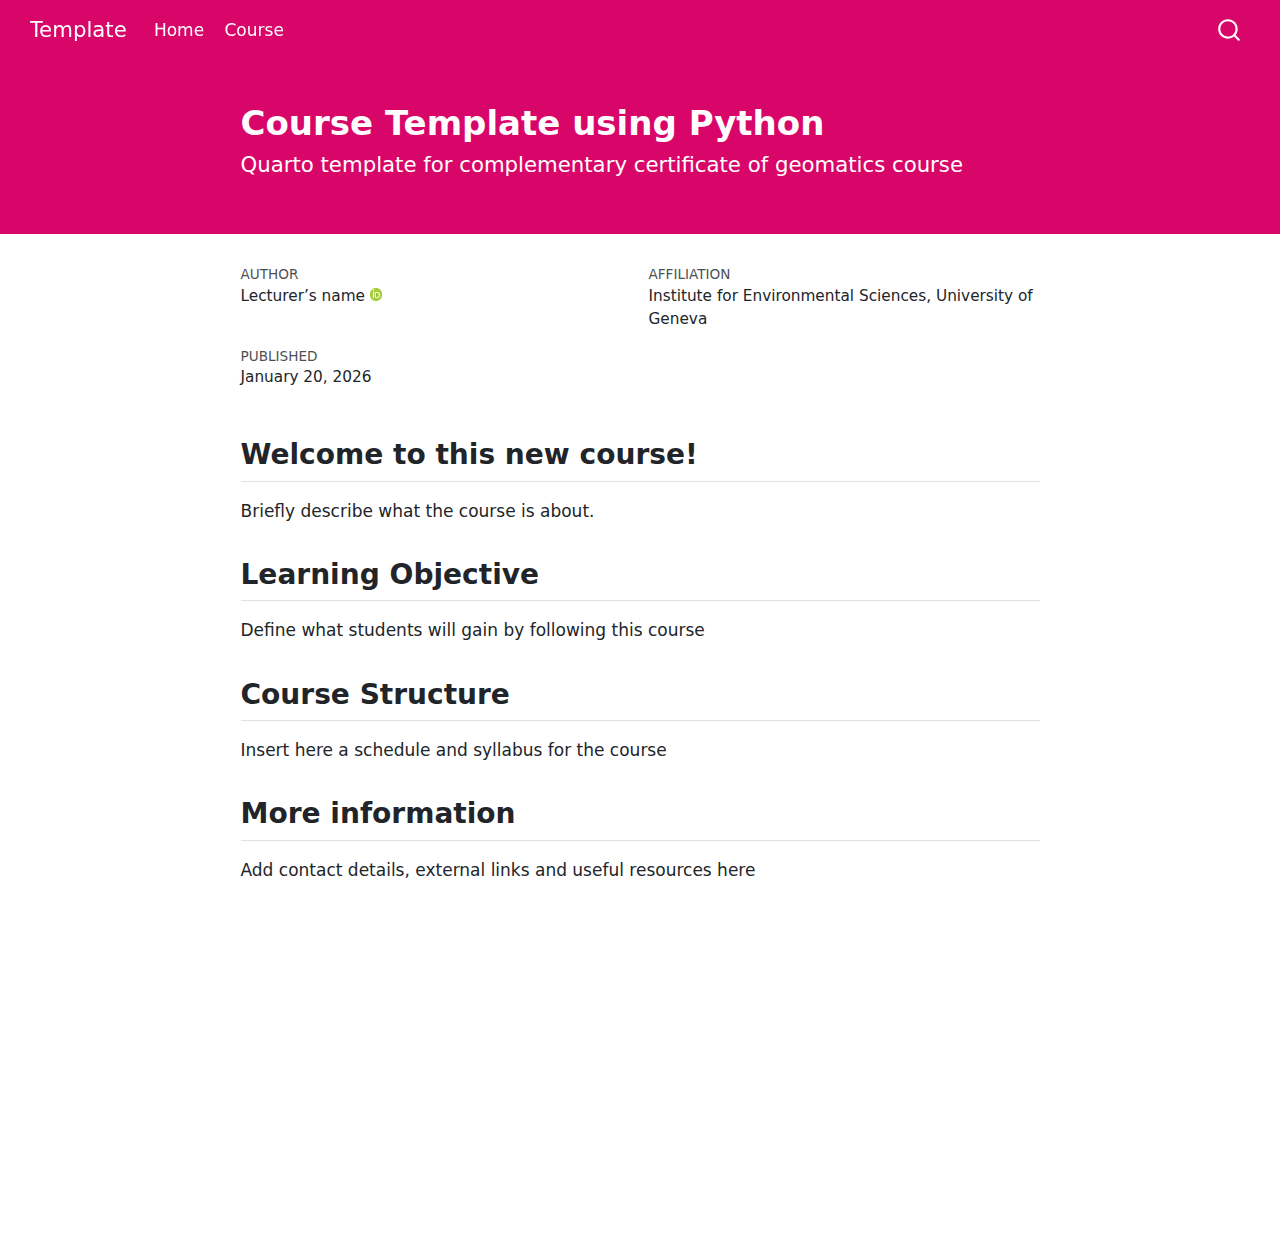
<file: index.html>
<!DOCTYPE html>
<html xmlns="http://www.w3.org/1999/xhtml" lang="en" xml:lang="en"><head>

<meta charset="utf-8">
<meta name="generator" content="quarto-1.8.27">

<meta name="viewport" content="width=device-width, initial-scale=1.0, user-scalable=yes">

<meta name="author" content="Lecturer’s name">
<meta name="dcterms.date" content="2026-01-20">

<title>Course Template using Python – Template</title>
<style>
code{white-space: pre-wrap;}
span.smallcaps{font-variant: small-caps;}
div.columns{display: flex; gap: min(4vw, 1.5em);}
div.column{flex: auto; overflow-x: auto;}
div.hanging-indent{margin-left: 1.5em; text-indent: -1.5em;}
ul.task-list{list-style: none;}
ul.task-list li input[type="checkbox"] {
  width: 0.8em;
  margin: 0 0.8em 0.2em -1em; /* quarto-specific, see https://github.com/quarto-dev/quarto-cli/issues/4556 */ 
  vertical-align: middle;
}
</style>


<script src="site_libs/quarto-nav/quarto-nav.js"></script>
<script src="site_libs/quarto-nav/headroom.min.js"></script>
<script src="site_libs/clipboard/clipboard.min.js"></script>
<script src="site_libs/quarto-search/autocomplete.umd.js"></script>
<script src="site_libs/quarto-search/fuse.min.js"></script>
<script src="site_libs/quarto-search/quarto-search.js"></script>
<meta name="quarto:offset" content="./">
<script src="site_libs/quarto-html/quarto.js" type="module"></script>
<script src="site_libs/quarto-html/tabsets/tabsets.js" type="module"></script>
<script src="site_libs/quarto-html/axe/axe-check.js" type="module"></script>
<script src="site_libs/quarto-html/popper.min.js"></script>
<script src="site_libs/quarto-html/tippy.umd.min.js"></script>
<script src="site_libs/quarto-html/anchor.min.js"></script>
<link href="site_libs/quarto-html/tippy.css" rel="stylesheet">
<link href="site_libs/quarto-html/quarto-syntax-highlighting-ed96de9b727972fe78a7b5d16c58bf87.css" rel="stylesheet" id="quarto-text-highlighting-styles">
<script src="site_libs/bootstrap/bootstrap.min.js"></script>
<link href="site_libs/bootstrap/bootstrap-icons.css" rel="stylesheet">
<link href="site_libs/bootstrap/bootstrap-7f461802b1cccb22a0945fcac37242ed.min.css" rel="stylesheet" append-hash="true" id="quarto-bootstrap" data-mode="light">
<script id="quarto-search-options" type="application/json">{
  "location": "navbar",
  "copy-button": false,
  "collapse-after": 3,
  "panel-placement": "end",
  "type": "overlay",
  "limit": 50,
  "keyboard-shortcut": [
    "f",
    "/",
    "s"
  ],
  "show-item-context": false,
  "language": {
    "search-no-results-text": "No results",
    "search-matching-documents-text": "matching documents",
    "search-copy-link-title": "Copy link to search",
    "search-hide-matches-text": "Hide additional matches",
    "search-more-match-text": "more match in this document",
    "search-more-matches-text": "more matches in this document",
    "search-clear-button-title": "Clear",
    "search-text-placeholder": "",
    "search-detached-cancel-button-title": "Cancel",
    "search-submit-button-title": "Submit",
    "search-label": "Search"
  }
}</script>
<style>

      .quarto-title-block .quarto-title-banner {
        background: #D80669;
      }
</style>


</head>

<body class="nav-fixed fullcontent quarto-light">

<div id="quarto-search-results"></div>
  <header id="quarto-header" class="headroom fixed-top quarto-banner">
    <nav class="navbar navbar-expand-lg " data-bs-theme="dark">
      <div class="navbar-container container-fluid">
      <div class="navbar-brand-container mx-auto">
    <a class="navbar-brand" href="./index.html">
    <span class="navbar-title">Template</span>
    </a>
  </div>
            <div id="quarto-search" class="" title="Search"></div>
          <button class="navbar-toggler" type="button" data-bs-toggle="collapse" data-bs-target="#navbarCollapse" aria-controls="navbarCollapse" role="menu" aria-expanded="false" aria-label="Toggle navigation" onclick="if (window.quartoToggleHeadroom) { window.quartoToggleHeadroom(); }">
  <span class="navbar-toggler-icon"></span>
</button>
          <div class="collapse navbar-collapse" id="navbarCollapse">
            <ul class="navbar-nav navbar-nav-scroll me-auto">
  <li class="nav-item">
    <a class="nav-link active" href="./index.html" aria-current="page"> 
<span class="menu-text">Home</span></a>
  </li>  
  <li class="nav-item">
    <a class="nav-link" href="./course/chapter1.html"> 
<span class="menu-text">Course</span></a>
  </li>  
</ul>
          </div> <!-- /navcollapse -->
            <div class="quarto-navbar-tools">
</div>
      </div> <!-- /container-fluid -->
    </nav>
</header>
<!-- content -->
<header id="title-block-header" class="quarto-title-block default page-columns page-full">
  <div class="quarto-title-banner page-columns page-full">
    <div class="quarto-title column-body">
      <h1 class="title">Course Template using Python</h1>
            <p class="subtitle lead">Quarto template for complementary certificate of geomatics course</p>
                      </div>
  </div>
    
  <div class="quarto-title-meta-author">
    <div class="quarto-title-meta-heading">Author</div>
    <div class="quarto-title-meta-heading">Affiliation</div>
    
      <div class="quarto-title-meta-contents">
      <p class="author">Lecturer’s name <a href="https://orcid.org/0000-0000-4577-1972" class="quarto-title-author-orcid"> <img src="[data-uri]"></a></p>
    </div>
    <div class="quarto-title-meta-contents">
          <p class="affiliation">
              Institute for Environmental Sciences, University of Geneva
            </p>
        </div>
    </div>

  <div class="quarto-title-meta">

        
      <div>
      <div class="quarto-title-meta-heading">Published</div>
      <div class="quarto-title-meta-contents">
        <p class="date">January 20, 2026</p>
      </div>
    </div>
    
      
    </div>
    
  
  </header><div id="quarto-content" class="quarto-container page-columns page-rows-contents page-layout-article page-navbar">
<!-- sidebar -->
<!-- margin-sidebar -->
    
<!-- main -->
<main class="content quarto-banner-title-block" id="quarto-document-content">





<section id="welcome-to-this-new-course" class="level2">
<h2 class="anchored" data-anchor-id="welcome-to-this-new-course">Welcome to this new course!</h2>
<p>Briefly describe what the course is about.</p>
</section>
<section id="learning-objective" class="level2">
<h2 class="anchored" data-anchor-id="learning-objective">Learning Objective</h2>
<p>Define what students will gain by following this course</p>
</section>
<section id="course-structure" class="level2">
<h2 class="anchored" data-anchor-id="course-structure">Course Structure</h2>
<p>Insert here a schedule and syllabus for the course</p>
</section>
<section id="more-information" class="level2">
<h2 class="anchored" data-anchor-id="more-information">More information</h2>
<p>Add contact details, external links and useful resources here</p>


</section>

</main> <!-- /main -->
<script id="quarto-html-after-body" type="application/javascript">
  window.document.addEventListener("DOMContentLoaded", function (event) {
    const icon = "";
    const anchorJS = new window.AnchorJS();
    anchorJS.options = {
      placement: 'right',
      icon: icon
    };
    anchorJS.add('.anchored');
    const isCodeAnnotation = (el) => {
      for (const clz of el.classList) {
        if (clz.startsWith('code-annotation-')) {                     
          return true;
        }
      }
      return false;
    }
    const onCopySuccess = function(e) {
      // button target
      const button = e.trigger;
      // don't keep focus
      button.blur();
      // flash "checked"
      button.classList.add('code-copy-button-checked');
      var currentTitle = button.getAttribute("title");
      button.setAttribute("title", "Copied!");
      let tooltip;
      if (window.bootstrap) {
        button.setAttribute("data-bs-toggle", "tooltip");
        button.setAttribute("data-bs-placement", "left");
        button.setAttribute("data-bs-title", "Copied!");
        tooltip = new bootstrap.Tooltip(button, 
          { trigger: "manual", 
            customClass: "code-copy-button-tooltip",
            offset: [0, -8]});
        tooltip.show();    
      }
      setTimeout(function() {
        if (tooltip) {
          tooltip.hide();
          button.removeAttribute("data-bs-title");
          button.removeAttribute("data-bs-toggle");
          button.removeAttribute("data-bs-placement");
        }
        button.setAttribute("title", currentTitle);
        button.classList.remove('code-copy-button-checked');
      }, 1000);
      // clear code selection
      e.clearSelection();
    }
    const getTextToCopy = function(trigger) {
      const outerScaffold = trigger.parentElement.cloneNode(true);
      const codeEl = outerScaffold.querySelector('code');
      for (const childEl of codeEl.children) {
        if (isCodeAnnotation(childEl)) {
          childEl.remove();
        }
      }
      return codeEl.innerText;
    }
    const clipboard = new window.ClipboardJS('.code-copy-button:not([data-in-quarto-modal])', {
      text: getTextToCopy
    });
    clipboard.on('success', onCopySuccess);
    if (window.document.getElementById('quarto-embedded-source-code-modal')) {
      const clipboardModal = new window.ClipboardJS('.code-copy-button[data-in-quarto-modal]', {
        text: getTextToCopy,
        container: window.document.getElementById('quarto-embedded-source-code-modal')
      });
      clipboardModal.on('success', onCopySuccess);
    }
      var localhostRegex = new RegExp(/^(?:http|https):\/\/localhost\:?[0-9]*\//);
      var mailtoRegex = new RegExp(/^mailto:/);
        var filterRegex = new RegExp("https:\/\/unige-cgeom\.github\.io\/py_course_template\/");
      var isInternal = (href) => {
          return filterRegex.test(href) || localhostRegex.test(href) || mailtoRegex.test(href);
      }
      // Inspect non-navigation links and adorn them if external
     var links = window.document.querySelectorAll('a[href]:not(.nav-link):not(.navbar-brand):not(.toc-action):not(.sidebar-link):not(.sidebar-item-toggle):not(.pagination-link):not(.no-external):not([aria-hidden]):not(.dropdown-item):not(.quarto-navigation-tool):not(.about-link)');
      for (var i=0; i<links.length; i++) {
        const link = links[i];
        if (!isInternal(link.href)) {
          // undo the damage that might have been done by quarto-nav.js in the case of
          // links that we want to consider external
          if (link.dataset.originalHref !== undefined) {
            link.href = link.dataset.originalHref;
          }
        }
      }
    function tippyHover(el, contentFn, onTriggerFn, onUntriggerFn) {
      const config = {
        allowHTML: true,
        maxWidth: 500,
        delay: 100,
        arrow: false,
        appendTo: function(el) {
            return el.parentElement;
        },
        interactive: true,
        interactiveBorder: 10,
        theme: 'quarto',
        placement: 'bottom-start',
      };
      if (contentFn) {
        config.content = contentFn;
      }
      if (onTriggerFn) {
        config.onTrigger = onTriggerFn;
      }
      if (onUntriggerFn) {
        config.onUntrigger = onUntriggerFn;
      }
      window.tippy(el, config); 
    }
    const noterefs = window.document.querySelectorAll('a[role="doc-noteref"]');
    for (var i=0; i<noterefs.length; i++) {
      const ref = noterefs[i];
      tippyHover(ref, function() {
        // use id or data attribute instead here
        let href = ref.getAttribute('data-footnote-href') || ref.getAttribute('href');
        try { href = new URL(href).hash; } catch {}
        const id = href.replace(/^#\/?/, "");
        const note = window.document.getElementById(id);
        if (note) {
          return note.innerHTML;
        } else {
          return "";
        }
      });
    }
    const xrefs = window.document.querySelectorAll('a.quarto-xref');
    const processXRef = (id, note) => {
      // Strip column container classes
      const stripColumnClz = (el) => {
        el.classList.remove("page-full", "page-columns");
        if (el.children) {
          for (const child of el.children) {
            stripColumnClz(child);
          }
        }
      }
      stripColumnClz(note)
      if (id === null || id.startsWith('sec-')) {
        // Special case sections, only their first couple elements
        const container = document.createElement("div");
        if (note.children && note.children.length > 2) {
          container.appendChild(note.children[0].cloneNode(true));
          for (let i = 1; i < note.children.length; i++) {
            const child = note.children[i];
            if (child.tagName === "P" && child.innerText === "") {
              continue;
            } else {
              container.appendChild(child.cloneNode(true));
              break;
            }
          }
          if (window.Quarto?.typesetMath) {
            window.Quarto.typesetMath(container);
          }
          return container.innerHTML
        } else {
          if (window.Quarto?.typesetMath) {
            window.Quarto.typesetMath(note);
          }
          return note.innerHTML;
        }
      } else {
        // Remove any anchor links if they are present
        const anchorLink = note.querySelector('a.anchorjs-link');
        if (anchorLink) {
          anchorLink.remove();
        }
        if (window.Quarto?.typesetMath) {
          window.Quarto.typesetMath(note);
        }
        if (note.classList.contains("callout")) {
          return note.outerHTML;
        } else {
          return note.innerHTML;
        }
      }
    }
    for (var i=0; i<xrefs.length; i++) {
      const xref = xrefs[i];
      tippyHover(xref, undefined, function(instance) {
        instance.disable();
        let url = xref.getAttribute('href');
        let hash = undefined; 
        if (url.startsWith('#')) {
          hash = url;
        } else {
          try { hash = new URL(url).hash; } catch {}
        }
        if (hash) {
          const id = hash.replace(/^#\/?/, "");
          const note = window.document.getElementById(id);
          if (note !== null) {
            try {
              const html = processXRef(id, note.cloneNode(true));
              instance.setContent(html);
            } finally {
              instance.enable();
              instance.show();
            }
          } else {
            // See if we can fetch this
            fetch(url.split('#')[0])
            .then(res => res.text())
            .then(html => {
              const parser = new DOMParser();
              const htmlDoc = parser.parseFromString(html, "text/html");
              const note = htmlDoc.getElementById(id);
              if (note !== null) {
                const html = processXRef(id, note);
                instance.setContent(html);
              } 
            }).finally(() => {
              instance.enable();
              instance.show();
            });
          }
        } else {
          // See if we can fetch a full url (with no hash to target)
          // This is a special case and we should probably do some content thinning / targeting
          fetch(url)
          .then(res => res.text())
          .then(html => {
            const parser = new DOMParser();
            const htmlDoc = parser.parseFromString(html, "text/html");
            const note = htmlDoc.querySelector('main.content');
            if (note !== null) {
              // This should only happen for chapter cross references
              // (since there is no id in the URL)
              // remove the first header
              if (note.children.length > 0 && note.children[0].tagName === "HEADER") {
                note.children[0].remove();
              }
              const html = processXRef(null, note);
              instance.setContent(html);
            } 
          }).finally(() => {
            instance.enable();
            instance.show();
          });
        }
      }, function(instance) {
      });
    }
        let selectedAnnoteEl;
        const selectorForAnnotation = ( cell, annotation) => {
          let cellAttr = 'data-code-cell="' + cell + '"';
          let lineAttr = 'data-code-annotation="' +  annotation + '"';
          const selector = 'span[' + cellAttr + '][' + lineAttr + ']';
          return selector;
        }
        const selectCodeLines = (annoteEl) => {
          const doc = window.document;
          const targetCell = annoteEl.getAttribute("data-target-cell");
          const targetAnnotation = annoteEl.getAttribute("data-target-annotation");
          const annoteSpan = window.document.querySelector(selectorForAnnotation(targetCell, targetAnnotation));
          const lines = annoteSpan.getAttribute("data-code-lines").split(",");
          const lineIds = lines.map((line) => {
            return targetCell + "-" + line;
          })
          let top = null;
          let height = null;
          let parent = null;
          if (lineIds.length > 0) {
              //compute the position of the single el (top and bottom and make a div)
              const el = window.document.getElementById(lineIds[0]);
              top = el.offsetTop;
              height = el.offsetHeight;
              parent = el.parentElement.parentElement;
            if (lineIds.length > 1) {
              const lastEl = window.document.getElementById(lineIds[lineIds.length - 1]);
              const bottom = lastEl.offsetTop + lastEl.offsetHeight;
              height = bottom - top;
            }
            if (top !== null && height !== null && parent !== null) {
              // cook up a div (if necessary) and position it 
              let div = window.document.getElementById("code-annotation-line-highlight");
              if (div === null) {
                div = window.document.createElement("div");
                div.setAttribute("id", "code-annotation-line-highlight");
                div.style.position = 'absolute';
                parent.appendChild(div);
              }
              div.style.top = top - 2 + "px";
              div.style.height = height + 4 + "px";
              div.style.left = 0;
              let gutterDiv = window.document.getElementById("code-annotation-line-highlight-gutter");
              if (gutterDiv === null) {
                gutterDiv = window.document.createElement("div");
                gutterDiv.setAttribute("id", "code-annotation-line-highlight-gutter");
                gutterDiv.style.position = 'absolute';
                const codeCell = window.document.getElementById(targetCell);
                const gutter = codeCell.querySelector('.code-annotation-gutter');
                gutter.appendChild(gutterDiv);
              }
              gutterDiv.style.top = top - 2 + "px";
              gutterDiv.style.height = height + 4 + "px";
            }
            selectedAnnoteEl = annoteEl;
          }
        };
        const unselectCodeLines = () => {
          const elementsIds = ["code-annotation-line-highlight", "code-annotation-line-highlight-gutter"];
          elementsIds.forEach((elId) => {
            const div = window.document.getElementById(elId);
            if (div) {
              div.remove();
            }
          });
          selectedAnnoteEl = undefined;
        };
          // Handle positioning of the toggle
      window.addEventListener(
        "resize",
        throttle(() => {
          elRect = undefined;
          if (selectedAnnoteEl) {
            selectCodeLines(selectedAnnoteEl);
          }
        }, 10)
      );
      function throttle(fn, ms) {
      let throttle = false;
      let timer;
        return (...args) => {
          if(!throttle) { // first call gets through
              fn.apply(this, args);
              throttle = true;
          } else { // all the others get throttled
              if(timer) clearTimeout(timer); // cancel #2
              timer = setTimeout(() => {
                fn.apply(this, args);
                timer = throttle = false;
              }, ms);
          }
        };
      }
        // Attach click handler to the DT
        const annoteDls = window.document.querySelectorAll('dt[data-target-cell]');
        for (const annoteDlNode of annoteDls) {
          annoteDlNode.addEventListener('click', (event) => {
            const clickedEl = event.target;
            if (clickedEl !== selectedAnnoteEl) {
              unselectCodeLines();
              const activeEl = window.document.querySelector('dt[data-target-cell].code-annotation-active');
              if (activeEl) {
                activeEl.classList.remove('code-annotation-active');
              }
              selectCodeLines(clickedEl);
              clickedEl.classList.add('code-annotation-active');
            } else {
              // Unselect the line
              unselectCodeLines();
              clickedEl.classList.remove('code-annotation-active');
            }
          });
        }
    const findCites = (el) => {
      const parentEl = el.parentElement;
      if (parentEl) {
        const cites = parentEl.dataset.cites;
        if (cites) {
          return {
            el,
            cites: cites.split(' ')
          };
        } else {
          return findCites(el.parentElement)
        }
      } else {
        return undefined;
      }
    };
    var bibliorefs = window.document.querySelectorAll('a[role="doc-biblioref"]');
    for (var i=0; i<bibliorefs.length; i++) {
      const ref = bibliorefs[i];
      const citeInfo = findCites(ref);
      if (citeInfo) {
        tippyHover(citeInfo.el, function() {
          var popup = window.document.createElement('div');
          citeInfo.cites.forEach(function(cite) {
            var citeDiv = window.document.createElement('div');
            citeDiv.classList.add('hanging-indent');
            citeDiv.classList.add('csl-entry');
            var biblioDiv = window.document.getElementById('ref-' + cite);
            if (biblioDiv) {
              citeDiv.innerHTML = biblioDiv.innerHTML;
            }
            popup.appendChild(citeDiv);
          });
          return popup.innerHTML;
        });
      }
    }
  });
  </script>
</div> <!-- /content -->




</body></html>
</file>
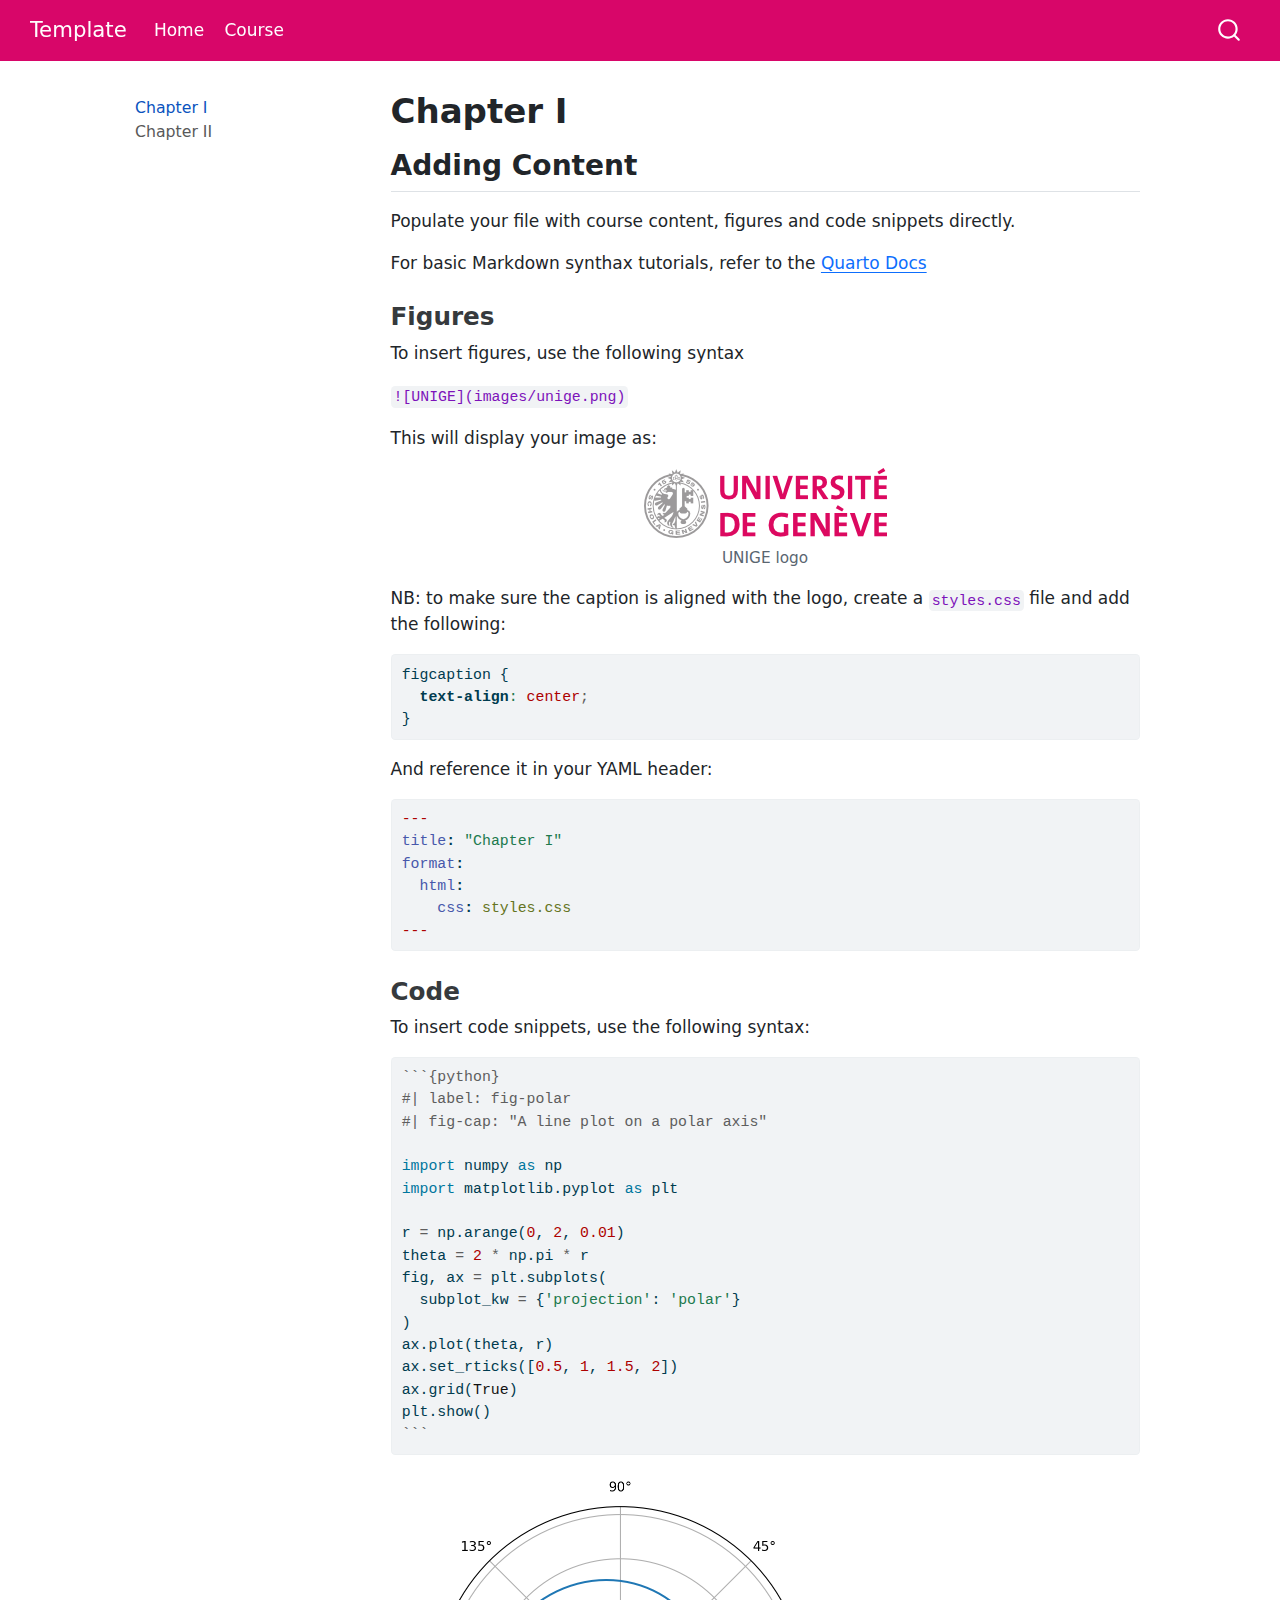
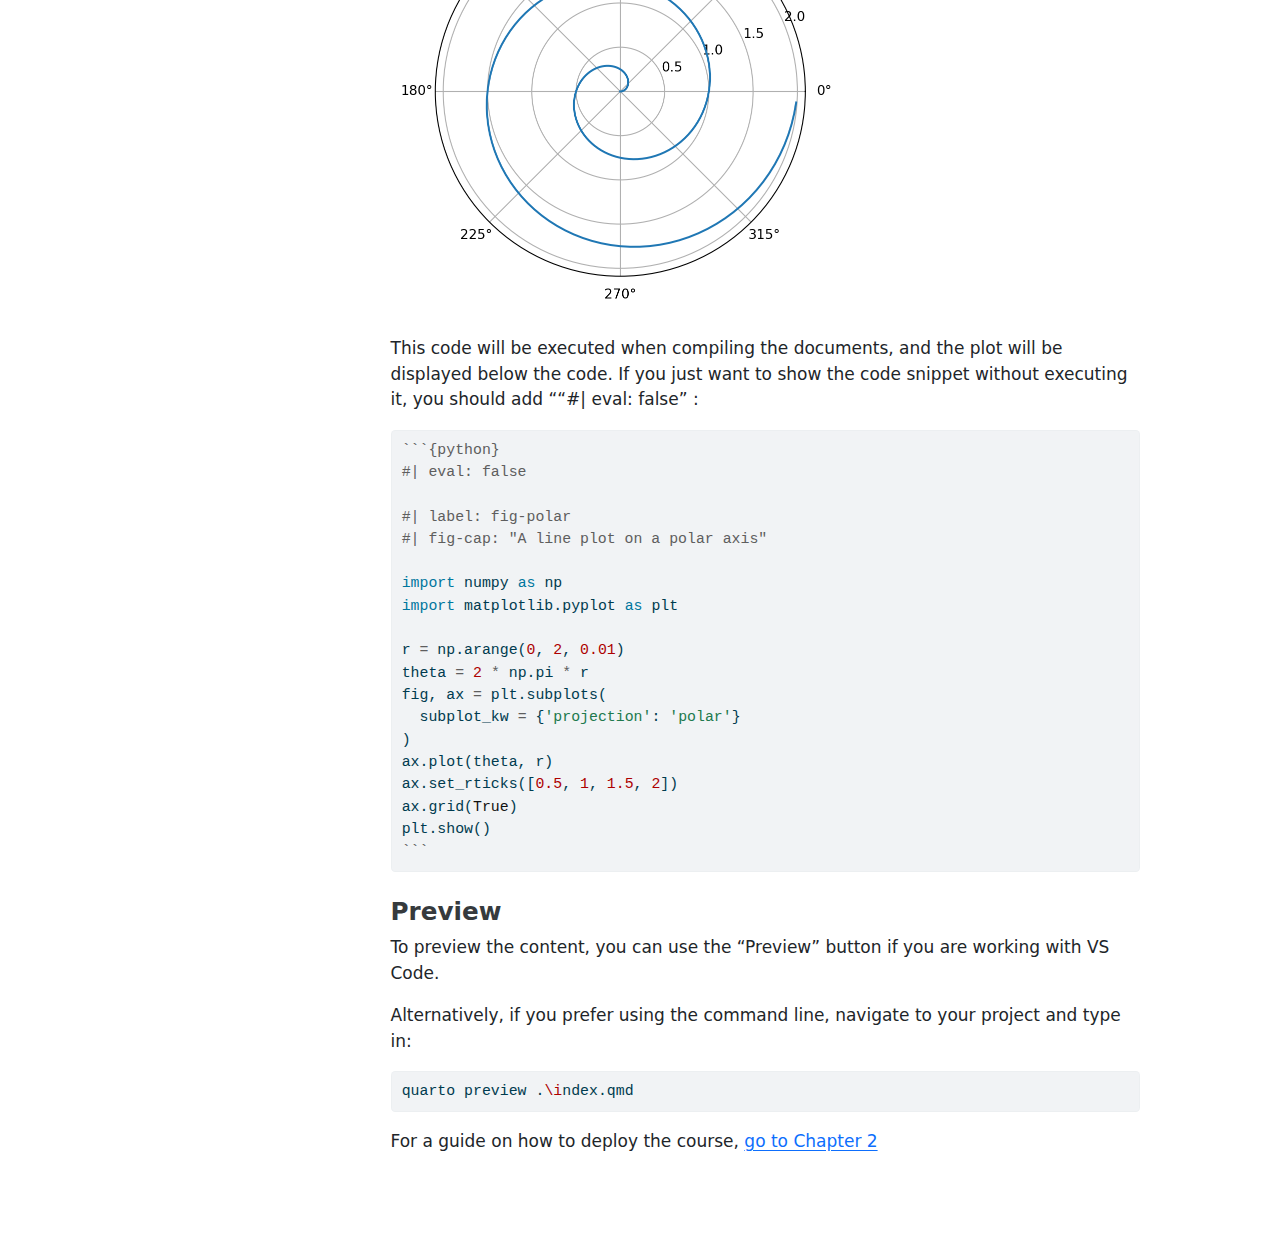
<file: course/chapter1.html>
<!DOCTYPE html>
<html xmlns="http://www.w3.org/1999/xhtml" lang="en" xml:lang="en"><head>

<meta charset="utf-8">
<meta name="generator" content="quarto-1.8.27">

<meta name="viewport" content="width=device-width, initial-scale=1.0, user-scalable=yes">


<title>Chapter I – Template</title>
<style>
code{white-space: pre-wrap;}
span.smallcaps{font-variant: small-caps;}
div.columns{display: flex; gap: min(4vw, 1.5em);}
div.column{flex: auto; overflow-x: auto;}
div.hanging-indent{margin-left: 1.5em; text-indent: -1.5em;}
ul.task-list{list-style: none;}
ul.task-list li input[type="checkbox"] {
  width: 0.8em;
  margin: 0 0.8em 0.2em -1em; /* quarto-specific, see https://github.com/quarto-dev/quarto-cli/issues/4556 */ 
  vertical-align: middle;
}
/* CSS for syntax highlighting */
html { -webkit-text-size-adjust: 100%; }
pre > code.sourceCode { white-space: pre; position: relative; }
pre > code.sourceCode > span { display: inline-block; line-height: 1.25; }
pre > code.sourceCode > span:empty { height: 1.2em; }
.sourceCode { overflow: visible; }
code.sourceCode > span { color: inherit; text-decoration: inherit; }
div.sourceCode { margin: 1em 0; }
pre.sourceCode { margin: 0; }
@media screen {
div.sourceCode { overflow: auto; }
}
@media print {
pre > code.sourceCode { white-space: pre-wrap; }
pre > code.sourceCode > span { text-indent: -5em; padding-left: 5em; }
}
pre.numberSource code
  { counter-reset: source-line 0; }
pre.numberSource code > span
  { position: relative; left: -4em; counter-increment: source-line; }
pre.numberSource code > span > a:first-child::before
  { content: counter(source-line);
    position: relative; left: -1em; text-align: right; vertical-align: baseline;
    border: none; display: inline-block;
    -webkit-touch-callout: none; -webkit-user-select: none;
    -khtml-user-select: none; -moz-user-select: none;
    -ms-user-select: none; user-select: none;
    padding: 0 4px; width: 4em;
  }
pre.numberSource { margin-left: 3em;  padding-left: 4px; }
div.sourceCode
  {   }
@media screen {
pre > code.sourceCode > span > a:first-child::before { text-decoration: underline; }
}
</style>


<script src="../site_libs/quarto-nav/quarto-nav.js"></script>
<script src="../site_libs/quarto-nav/headroom.min.js"></script>
<script src="../site_libs/clipboard/clipboard.min.js"></script>
<script src="../site_libs/quarto-search/autocomplete.umd.js"></script>
<script src="../site_libs/quarto-search/fuse.min.js"></script>
<script src="../site_libs/quarto-search/quarto-search.js"></script>
<meta name="quarto:offset" content="../">
<script src="../site_libs/quarto-html/quarto.js" type="module"></script>
<script src="../site_libs/quarto-html/tabsets/tabsets.js" type="module"></script>
<script src="../site_libs/quarto-html/axe/axe-check.js" type="module"></script>
<script src="../site_libs/quarto-html/popper.min.js"></script>
<script src="../site_libs/quarto-html/tippy.umd.min.js"></script>
<script src="../site_libs/quarto-html/anchor.min.js"></script>
<link href="../site_libs/quarto-html/tippy.css" rel="stylesheet">
<link href="../site_libs/quarto-html/quarto-syntax-highlighting-ed96de9b727972fe78a7b5d16c58bf87.css" rel="stylesheet" id="quarto-text-highlighting-styles">
<script src="../site_libs/bootstrap/bootstrap.min.js"></script>
<link href="../site_libs/bootstrap/bootstrap-icons.css" rel="stylesheet">
<link href="../site_libs/bootstrap/bootstrap-7f461802b1cccb22a0945fcac37242ed.min.css" rel="stylesheet" append-hash="true" id="quarto-bootstrap" data-mode="light">
<script id="quarto-search-options" type="application/json">{
  "location": "navbar",
  "copy-button": false,
  "collapse-after": 3,
  "panel-placement": "end",
  "type": "overlay",
  "limit": 50,
  "keyboard-shortcut": [
    "f",
    "/",
    "s"
  ],
  "show-item-context": false,
  "language": {
    "search-no-results-text": "No results",
    "search-matching-documents-text": "matching documents",
    "search-copy-link-title": "Copy link to search",
    "search-hide-matches-text": "Hide additional matches",
    "search-more-match-text": "more match in this document",
    "search-more-matches-text": "more matches in this document",
    "search-clear-button-title": "Clear",
    "search-text-placeholder": "",
    "search-detached-cancel-button-title": "Cancel",
    "search-submit-button-title": "Submit",
    "search-label": "Search"
  }
}</script>


<link rel="stylesheet" href="styles.css">
</head>

<body class="nav-sidebar floating nav-fixed fullcontent quarto-light">

<div id="quarto-search-results"></div>
  <header id="quarto-header" class="headroom fixed-top">
    <nav class="navbar navbar-expand-lg " data-bs-theme="dark">
      <div class="navbar-container container-fluid">
      <div class="navbar-brand-container mx-auto">
    <a class="navbar-brand" href="../index.html">
    <span class="navbar-title">Template</span>
    </a>
  </div>
            <div id="quarto-search" class="" title="Search"></div>
          <button class="navbar-toggler" type="button" data-bs-toggle="collapse" data-bs-target="#navbarCollapse" aria-controls="navbarCollapse" role="menu" aria-expanded="false" aria-label="Toggle navigation" onclick="if (window.quartoToggleHeadroom) { window.quartoToggleHeadroom(); }">
  <span class="navbar-toggler-icon"></span>
</button>
          <div class="collapse navbar-collapse" id="navbarCollapse">
            <ul class="navbar-nav navbar-nav-scroll me-auto">
  <li class="nav-item">
    <a class="nav-link" href="../index.html"> 
<span class="menu-text">Home</span></a>
  </li>  
  <li class="nav-item">
    <a class="nav-link active" href="../course/chapter1.html" aria-current="page"> 
<span class="menu-text">Course</span></a>
  </li>  
</ul>
          </div> <!-- /navcollapse -->
            <div class="quarto-navbar-tools">
</div>
      </div> <!-- /container-fluid -->
    </nav>
  <nav class="quarto-secondary-nav">
    <div class="container-fluid d-flex">
      <button type="button" class="quarto-btn-toggle btn" data-bs-toggle="collapse" role="button" data-bs-target=".quarto-sidebar-collapse-item" aria-controls="quarto-sidebar" aria-expanded="false" aria-label="Toggle sidebar navigation" onclick="if (window.quartoToggleHeadroom) { window.quartoToggleHeadroom(); }">
        <i class="bi bi-layout-text-sidebar-reverse"></i>
      </button>
        <nav class="quarto-page-breadcrumbs" aria-label="breadcrumb"><ol class="breadcrumb"><li class="breadcrumb-item"><a href="../course/chapter1.html">Chapter I</a></li></ol></nav>
        <a class="flex-grow-1" role="navigation" data-bs-toggle="collapse" data-bs-target=".quarto-sidebar-collapse-item" aria-controls="quarto-sidebar" aria-expanded="false" aria-label="Toggle sidebar navigation" onclick="if (window.quartoToggleHeadroom) { window.quartoToggleHeadroom(); }">      
        </a>
    </div>
  </nav>
</header>
<!-- content -->
<div id="quarto-content" class="quarto-container page-columns page-rows-contents page-layout-article page-navbar">
<!-- sidebar -->
  <nav id="quarto-sidebar" class="sidebar collapse collapse-horizontal quarto-sidebar-collapse-item sidebar-navigation floating overflow-auto">
    <div class="sidebar-menu-container"> 
    <ul class="list-unstyled mt-1">
        <li class="sidebar-item">
  <div class="sidebar-item-container"> 
  <a href="../course/chapter1.html" class="sidebar-item-text sidebar-link active">
 <span class="menu-text">Chapter I</span></a>
  </div>
</li>
        <li class="sidebar-item">
  <div class="sidebar-item-container"> 
  <a href="../course/chapter2.html" class="sidebar-item-text sidebar-link">
 <span class="menu-text">Chapter II</span></a>
  </div>
</li>
    </ul>
    </div>
</nav>
<div id="quarto-sidebar-glass" class="quarto-sidebar-collapse-item" data-bs-toggle="collapse" data-bs-target=".quarto-sidebar-collapse-item"></div>
<!-- margin-sidebar -->
    
<!-- main -->
<main class="content" id="quarto-document-content">

<header id="title-block-header" class="quarto-title-block default">
<div class="quarto-title">
<h1 class="title">Chapter I</h1>
</div>



<div class="quarto-title-meta">

    
  
    
  </div>
  


</header>


<section id="adding-content" class="level2">
<h2 class="anchored" data-anchor-id="adding-content">Adding Content</h2>
<p>Populate your file with course content, figures and code snippets directly.</p>
<p>For basic Markdown synthax tutorials, refer to the <a href="https://quarto.org/docs/authoring/markdown-basics.html">Quarto Docs</a></p>
<section id="figures" class="level3">
<h3 class="anchored" data-anchor-id="figures">Figures</h3>
<p>To insert figures, use the following syntax</p>
<p><code>![UNIGE](images/unige.png)</code></p>
<p>This will display your image as:</p>
<div class="quarto-figure quarto-figure-center">
<figure class="figure">
<p><img src="images/unige.png" class="img-fluid figure-img"></p>
<figcaption>UNIGE logo</figcaption>
</figure>
</div>
<p>NB: to make sure the caption is aligned with the logo, create a <code>styles.css</code> file and add the following:</p>
<div class="code-copy-outer-scaffold"><div class="sourceCode" id="cb1"><pre class="sourceCode css code-with-copy"><code class="sourceCode css"><span id="cb1-1"><a href="#cb1-1" aria-hidden="true" tabindex="-1"></a>figcaption {</span>
<span id="cb1-2"><a href="#cb1-2" aria-hidden="true" tabindex="-1"></a>  <span class="kw">text-align</span><span class="ch">:</span> <span class="dv">center</span><span class="op">;</span></span>
<span id="cb1-3"><a href="#cb1-3" aria-hidden="true" tabindex="-1"></a>}</span></code></pre></div><button title="Copy to Clipboard" class="code-copy-button"><i class="bi"></i></button></div>
<p>And reference it in your YAML header:</p>
<div class="code-copy-outer-scaffold"><div class="sourceCode" id="cb2"><pre class="sourceCode yaml code-with-copy"><code class="sourceCode yaml"><span id="cb2-1"><a href="#cb2-1" aria-hidden="true" tabindex="-1"></a><span class="pp">---</span></span>
<span id="cb2-2"><a href="#cb2-2" aria-hidden="true" tabindex="-1"></a><span class="fu">title</span><span class="kw">:</span><span class="at"> </span><span class="st">"Chapter I"</span></span>
<span id="cb2-3"><a href="#cb2-3" aria-hidden="true" tabindex="-1"></a><span class="fu">format</span><span class="kw">:</span></span>
<span id="cb2-4"><a href="#cb2-4" aria-hidden="true" tabindex="-1"></a><span class="at">  </span><span class="fu">html</span><span class="kw">:</span></span>
<span id="cb2-5"><a href="#cb2-5" aria-hidden="true" tabindex="-1"></a><span class="at">    </span><span class="fu">css</span><span class="kw">:</span><span class="at"> styles.css</span></span>
<span id="cb2-6"><a href="#cb2-6" aria-hidden="true" tabindex="-1"></a><span class="pp">---</span></span></code></pre></div><button title="Copy to Clipboard" class="code-copy-button"><i class="bi"></i></button></div>
</section>
<section id="code" class="level3">
<h3 class="anchored" data-anchor-id="code">Code</h3>
<p>To insert code snippets, use the following syntax:</p>
<div id="9fb18790" class="cell" data-execution_count="1">
<div class="code-copy-outer-scaffold"><div class="sourceCode cell-code" id="cb3"><pre class="sourceCode markdown code-with-copy"><code class="sourceCode markdown"><span id="cb3-1"><a href="#cb3-1" aria-hidden="true" tabindex="-1"></a><span class="in">```{python}</span></span>
<span id="cb3-2"><a href="#cb3-2" aria-hidden="true" tabindex="-1"></a><span class="co">#| label: fig-polar</span></span>
<span id="cb3-3"><a href="#cb3-3" aria-hidden="true" tabindex="-1"></a><span class="co">#| fig-cap: "A line plot on a polar axis"</span></span>
<span id="cb3-4"><a href="#cb3-4" aria-hidden="true" tabindex="-1"></a></span>
<span id="cb3-5"><a href="#cb3-5" aria-hidden="true" tabindex="-1"></a><span class="im">import</span> numpy <span class="im">as</span> np</span>
<span id="cb3-6"><a href="#cb3-6" aria-hidden="true" tabindex="-1"></a><span class="im">import</span> matplotlib.pyplot <span class="im">as</span> plt</span>
<span id="cb3-7"><a href="#cb3-7" aria-hidden="true" tabindex="-1"></a></span>
<span id="cb3-8"><a href="#cb3-8" aria-hidden="true" tabindex="-1"></a>r <span class="op">=</span> np.arange(<span class="dv">0</span>, <span class="dv">2</span>, <span class="fl">0.01</span>)</span>
<span id="cb3-9"><a href="#cb3-9" aria-hidden="true" tabindex="-1"></a>theta <span class="op">=</span> <span class="dv">2</span> <span class="op">*</span> np.pi <span class="op">*</span> r</span>
<span id="cb3-10"><a href="#cb3-10" aria-hidden="true" tabindex="-1"></a>fig, ax <span class="op">=</span> plt.subplots(</span>
<span id="cb3-11"><a href="#cb3-11" aria-hidden="true" tabindex="-1"></a>  subplot_kw <span class="op">=</span> {<span class="st">'projection'</span>: <span class="st">'polar'</span>}</span>
<span id="cb3-12"><a href="#cb3-12" aria-hidden="true" tabindex="-1"></a>)</span>
<span id="cb3-13"><a href="#cb3-13" aria-hidden="true" tabindex="-1"></a>ax.plot(theta, r)</span>
<span id="cb3-14"><a href="#cb3-14" aria-hidden="true" tabindex="-1"></a>ax.set_rticks([<span class="fl">0.5</span>, <span class="dv">1</span>, <span class="fl">1.5</span>, <span class="dv">2</span>])</span>
<span id="cb3-15"><a href="#cb3-15" aria-hidden="true" tabindex="-1"></a>ax.grid(<span class="va">True</span>)</span>
<span id="cb3-16"><a href="#cb3-16" aria-hidden="true" tabindex="-1"></a>plt.show()</span>
<span id="cb3-17"><a href="#cb3-17" aria-hidden="true" tabindex="-1"></a><span class="in">```</span></span></code></pre></div><button title="Copy to Clipboard" class="code-copy-button"><i class="bi"></i></button></div>
<div class="cell-output cell-output-display">
<div>
<figure class="figure">
<p><img src="chapter1_files/figure-html/cell-2-output-1.png" width="450" height="439" class="figure-img"></p>
</figure>
</div>
</div>
</div>
<p>This code will be executed when compiling the documents, and the plot will be displayed below the code. If you just want to show the code snippet without executing it, you should add ““#| eval: false” :</p>
<div id="2b331aa1" class="cell" data-execution_count="2">
<div class="code-copy-outer-scaffold"><div class="sourceCode cell-code" id="cb4"><pre class="sourceCode markdown code-with-copy"><code class="sourceCode markdown"><span id="cb4-1"><a href="#cb4-1" aria-hidden="true" tabindex="-1"></a><span class="in">```{python}</span></span>
<span id="cb4-2"><a href="#cb4-2" aria-hidden="true" tabindex="-1"></a><span class="co">#| eval: false</span></span>
<span id="cb4-3"><a href="#cb4-3" aria-hidden="true" tabindex="-1"></a></span>
<span id="cb4-4"><a href="#cb4-4" aria-hidden="true" tabindex="-1"></a><span class="co">#| label: fig-polar</span></span>
<span id="cb4-5"><a href="#cb4-5" aria-hidden="true" tabindex="-1"></a><span class="co">#| fig-cap: "A line plot on a polar axis"</span></span>
<span id="cb4-6"><a href="#cb4-6" aria-hidden="true" tabindex="-1"></a></span>
<span id="cb4-7"><a href="#cb4-7" aria-hidden="true" tabindex="-1"></a><span class="im">import</span> numpy <span class="im">as</span> np</span>
<span id="cb4-8"><a href="#cb4-8" aria-hidden="true" tabindex="-1"></a><span class="im">import</span> matplotlib.pyplot <span class="im">as</span> plt</span>
<span id="cb4-9"><a href="#cb4-9" aria-hidden="true" tabindex="-1"></a></span>
<span id="cb4-10"><a href="#cb4-10" aria-hidden="true" tabindex="-1"></a>r <span class="op">=</span> np.arange(<span class="dv">0</span>, <span class="dv">2</span>, <span class="fl">0.01</span>)</span>
<span id="cb4-11"><a href="#cb4-11" aria-hidden="true" tabindex="-1"></a>theta <span class="op">=</span> <span class="dv">2</span> <span class="op">*</span> np.pi <span class="op">*</span> r</span>
<span id="cb4-12"><a href="#cb4-12" aria-hidden="true" tabindex="-1"></a>fig, ax <span class="op">=</span> plt.subplots(</span>
<span id="cb4-13"><a href="#cb4-13" aria-hidden="true" tabindex="-1"></a>  subplot_kw <span class="op">=</span> {<span class="st">'projection'</span>: <span class="st">'polar'</span>}</span>
<span id="cb4-14"><a href="#cb4-14" aria-hidden="true" tabindex="-1"></a>)</span>
<span id="cb4-15"><a href="#cb4-15" aria-hidden="true" tabindex="-1"></a>ax.plot(theta, r)</span>
<span id="cb4-16"><a href="#cb4-16" aria-hidden="true" tabindex="-1"></a>ax.set_rticks([<span class="fl">0.5</span>, <span class="dv">1</span>, <span class="fl">1.5</span>, <span class="dv">2</span>])</span>
<span id="cb4-17"><a href="#cb4-17" aria-hidden="true" tabindex="-1"></a>ax.grid(<span class="va">True</span>)</span>
<span id="cb4-18"><a href="#cb4-18" aria-hidden="true" tabindex="-1"></a>plt.show()</span>
<span id="cb4-19"><a href="#cb4-19" aria-hidden="true" tabindex="-1"></a><span class="in">```</span></span></code></pre></div><button title="Copy to Clipboard" class="code-copy-button"><i class="bi"></i></button></div>
</div>
</section>
<section id="preview" class="level3">
<h3 class="anchored" data-anchor-id="preview">Preview</h3>
<p>To preview the content, you can use the “Preview” button if you are working with VS Code.</p>
<p>Alternatively, if you prefer using the command line, navigate to your project and type in:</p>
<div class="code-copy-outer-scaffold"><div class="sourceCode" id="cb5"><pre class="sourceCode bash code-with-copy"><code class="sourceCode bash"><span id="cb5-1"><a href="#cb5-1" aria-hidden="true" tabindex="-1"></a><span class="ex">quarto</span> preview .<span class="dt">\i</span>ndex.qmd</span></code></pre></div><button title="Copy to Clipboard" class="code-copy-button"><i class="bi"></i></button></div>
<p>For a guide on how to deploy the course, <a href="../course/chapter2.html">go to Chapter 2</a></p>


</section>
</section>

</main> <!-- /main -->
<script id="quarto-html-after-body" type="application/javascript">
  window.document.addEventListener("DOMContentLoaded", function (event) {
    const icon = "";
    const anchorJS = new window.AnchorJS();
    anchorJS.options = {
      placement: 'right',
      icon: icon
    };
    anchorJS.add('.anchored');
    const isCodeAnnotation = (el) => {
      for (const clz of el.classList) {
        if (clz.startsWith('code-annotation-')) {                     
          return true;
        }
      }
      return false;
    }
    const onCopySuccess = function(e) {
      // button target
      const button = e.trigger;
      // don't keep focus
      button.blur();
      // flash "checked"
      button.classList.add('code-copy-button-checked');
      var currentTitle = button.getAttribute("title");
      button.setAttribute("title", "Copied!");
      let tooltip;
      if (window.bootstrap) {
        button.setAttribute("data-bs-toggle", "tooltip");
        button.setAttribute("data-bs-placement", "left");
        button.setAttribute("data-bs-title", "Copied!");
        tooltip = new bootstrap.Tooltip(button, 
          { trigger: "manual", 
            customClass: "code-copy-button-tooltip",
            offset: [0, -8]});
        tooltip.show();    
      }
      setTimeout(function() {
        if (tooltip) {
          tooltip.hide();
          button.removeAttribute("data-bs-title");
          button.removeAttribute("data-bs-toggle");
          button.removeAttribute("data-bs-placement");
        }
        button.setAttribute("title", currentTitle);
        button.classList.remove('code-copy-button-checked');
      }, 1000);
      // clear code selection
      e.clearSelection();
    }
    const getTextToCopy = function(trigger) {
      const outerScaffold = trigger.parentElement.cloneNode(true);
      const codeEl = outerScaffold.querySelector('code');
      for (const childEl of codeEl.children) {
        if (isCodeAnnotation(childEl)) {
          childEl.remove();
        }
      }
      return codeEl.innerText;
    }
    const clipboard = new window.ClipboardJS('.code-copy-button:not([data-in-quarto-modal])', {
      text: getTextToCopy
    });
    clipboard.on('success', onCopySuccess);
    if (window.document.getElementById('quarto-embedded-source-code-modal')) {
      const clipboardModal = new window.ClipboardJS('.code-copy-button[data-in-quarto-modal]', {
        text: getTextToCopy,
        container: window.document.getElementById('quarto-embedded-source-code-modal')
      });
      clipboardModal.on('success', onCopySuccess);
    }
      var localhostRegex = new RegExp(/^(?:http|https):\/\/localhost\:?[0-9]*\//);
      var mailtoRegex = new RegExp(/^mailto:/);
        var filterRegex = new RegExp("https:\/\/unige-cgeom\.github\.io\/py_course_template\/");
      var isInternal = (href) => {
          return filterRegex.test(href) || localhostRegex.test(href) || mailtoRegex.test(href);
      }
      // Inspect non-navigation links and adorn them if external
     var links = window.document.querySelectorAll('a[href]:not(.nav-link):not(.navbar-brand):not(.toc-action):not(.sidebar-link):not(.sidebar-item-toggle):not(.pagination-link):not(.no-external):not([aria-hidden]):not(.dropdown-item):not(.quarto-navigation-tool):not(.about-link)');
      for (var i=0; i<links.length; i++) {
        const link = links[i];
        if (!isInternal(link.href)) {
          // undo the damage that might have been done by quarto-nav.js in the case of
          // links that we want to consider external
          if (link.dataset.originalHref !== undefined) {
            link.href = link.dataset.originalHref;
          }
        }
      }
    function tippyHover(el, contentFn, onTriggerFn, onUntriggerFn) {
      const config = {
        allowHTML: true,
        maxWidth: 500,
        delay: 100,
        arrow: false,
        appendTo: function(el) {
            return el.parentElement;
        },
        interactive: true,
        interactiveBorder: 10,
        theme: 'quarto',
        placement: 'bottom-start',
      };
      if (contentFn) {
        config.content = contentFn;
      }
      if (onTriggerFn) {
        config.onTrigger = onTriggerFn;
      }
      if (onUntriggerFn) {
        config.onUntrigger = onUntriggerFn;
      }
      window.tippy(el, config); 
    }
    const noterefs = window.document.querySelectorAll('a[role="doc-noteref"]');
    for (var i=0; i<noterefs.length; i++) {
      const ref = noterefs[i];
      tippyHover(ref, function() {
        // use id or data attribute instead here
        let href = ref.getAttribute('data-footnote-href') || ref.getAttribute('href');
        try { href = new URL(href).hash; } catch {}
        const id = href.replace(/^#\/?/, "");
        const note = window.document.getElementById(id);
        if (note) {
          return note.innerHTML;
        } else {
          return "";
        }
      });
    }
    const xrefs = window.document.querySelectorAll('a.quarto-xref');
    const processXRef = (id, note) => {
      // Strip column container classes
      const stripColumnClz = (el) => {
        el.classList.remove("page-full", "page-columns");
        if (el.children) {
          for (const child of el.children) {
            stripColumnClz(child);
          }
        }
      }
      stripColumnClz(note)
      if (id === null || id.startsWith('sec-')) {
        // Special case sections, only their first couple elements
        const container = document.createElement("div");
        if (note.children && note.children.length > 2) {
          container.appendChild(note.children[0].cloneNode(true));
          for (let i = 1; i < note.children.length; i++) {
            const child = note.children[i];
            if (child.tagName === "P" && child.innerText === "") {
              continue;
            } else {
              container.appendChild(child.cloneNode(true));
              break;
            }
          }
          if (window.Quarto?.typesetMath) {
            window.Quarto.typesetMath(container);
          }
          return container.innerHTML
        } else {
          if (window.Quarto?.typesetMath) {
            window.Quarto.typesetMath(note);
          }
          return note.innerHTML;
        }
      } else {
        // Remove any anchor links if they are present
        const anchorLink = note.querySelector('a.anchorjs-link');
        if (anchorLink) {
          anchorLink.remove();
        }
        if (window.Quarto?.typesetMath) {
          window.Quarto.typesetMath(note);
        }
        if (note.classList.contains("callout")) {
          return note.outerHTML;
        } else {
          return note.innerHTML;
        }
      }
    }
    for (var i=0; i<xrefs.length; i++) {
      const xref = xrefs[i];
      tippyHover(xref, undefined, function(instance) {
        instance.disable();
        let url = xref.getAttribute('href');
        let hash = undefined; 
        if (url.startsWith('#')) {
          hash = url;
        } else {
          try { hash = new URL(url).hash; } catch {}
        }
        if (hash) {
          const id = hash.replace(/^#\/?/, "");
          const note = window.document.getElementById(id);
          if (note !== null) {
            try {
              const html = processXRef(id, note.cloneNode(true));
              instance.setContent(html);
            } finally {
              instance.enable();
              instance.show();
            }
          } else {
            // See if we can fetch this
            fetch(url.split('#')[0])
            .then(res => res.text())
            .then(html => {
              const parser = new DOMParser();
              const htmlDoc = parser.parseFromString(html, "text/html");
              const note = htmlDoc.getElementById(id);
              if (note !== null) {
                const html = processXRef(id, note);
                instance.setContent(html);
              } 
            }).finally(() => {
              instance.enable();
              instance.show();
            });
          }
        } else {
          // See if we can fetch a full url (with no hash to target)
          // This is a special case and we should probably do some content thinning / targeting
          fetch(url)
          .then(res => res.text())
          .then(html => {
            const parser = new DOMParser();
            const htmlDoc = parser.parseFromString(html, "text/html");
            const note = htmlDoc.querySelector('main.content');
            if (note !== null) {
              // This should only happen for chapter cross references
              // (since there is no id in the URL)
              // remove the first header
              if (note.children.length > 0 && note.children[0].tagName === "HEADER") {
                note.children[0].remove();
              }
              const html = processXRef(null, note);
              instance.setContent(html);
            } 
          }).finally(() => {
            instance.enable();
            instance.show();
          });
        }
      }, function(instance) {
      });
    }
        let selectedAnnoteEl;
        const selectorForAnnotation = ( cell, annotation) => {
          let cellAttr = 'data-code-cell="' + cell + '"';
          let lineAttr = 'data-code-annotation="' +  annotation + '"';
          const selector = 'span[' + cellAttr + '][' + lineAttr + ']';
          return selector;
        }
        const selectCodeLines = (annoteEl) => {
          const doc = window.document;
          const targetCell = annoteEl.getAttribute("data-target-cell");
          const targetAnnotation = annoteEl.getAttribute("data-target-annotation");
          const annoteSpan = window.document.querySelector(selectorForAnnotation(targetCell, targetAnnotation));
          const lines = annoteSpan.getAttribute("data-code-lines").split(",");
          const lineIds = lines.map((line) => {
            return targetCell + "-" + line;
          })
          let top = null;
          let height = null;
          let parent = null;
          if (lineIds.length > 0) {
              //compute the position of the single el (top and bottom and make a div)
              const el = window.document.getElementById(lineIds[0]);
              top = el.offsetTop;
              height = el.offsetHeight;
              parent = el.parentElement.parentElement;
            if (lineIds.length > 1) {
              const lastEl = window.document.getElementById(lineIds[lineIds.length - 1]);
              const bottom = lastEl.offsetTop + lastEl.offsetHeight;
              height = bottom - top;
            }
            if (top !== null && height !== null && parent !== null) {
              // cook up a div (if necessary) and position it 
              let div = window.document.getElementById("code-annotation-line-highlight");
              if (div === null) {
                div = window.document.createElement("div");
                div.setAttribute("id", "code-annotation-line-highlight");
                div.style.position = 'absolute';
                parent.appendChild(div);
              }
              div.style.top = top - 2 + "px";
              div.style.height = height + 4 + "px";
              div.style.left = 0;
              let gutterDiv = window.document.getElementById("code-annotation-line-highlight-gutter");
              if (gutterDiv === null) {
                gutterDiv = window.document.createElement("div");
                gutterDiv.setAttribute("id", "code-annotation-line-highlight-gutter");
                gutterDiv.style.position = 'absolute';
                const codeCell = window.document.getElementById(targetCell);
                const gutter = codeCell.querySelector('.code-annotation-gutter');
                gutter.appendChild(gutterDiv);
              }
              gutterDiv.style.top = top - 2 + "px";
              gutterDiv.style.height = height + 4 + "px";
            }
            selectedAnnoteEl = annoteEl;
          }
        };
        const unselectCodeLines = () => {
          const elementsIds = ["code-annotation-line-highlight", "code-annotation-line-highlight-gutter"];
          elementsIds.forEach((elId) => {
            const div = window.document.getElementById(elId);
            if (div) {
              div.remove();
            }
          });
          selectedAnnoteEl = undefined;
        };
          // Handle positioning of the toggle
      window.addEventListener(
        "resize",
        throttle(() => {
          elRect = undefined;
          if (selectedAnnoteEl) {
            selectCodeLines(selectedAnnoteEl);
          }
        }, 10)
      );
      function throttle(fn, ms) {
      let throttle = false;
      let timer;
        return (...args) => {
          if(!throttle) { // first call gets through
              fn.apply(this, args);
              throttle = true;
          } else { // all the others get throttled
              if(timer) clearTimeout(timer); // cancel #2
              timer = setTimeout(() => {
                fn.apply(this, args);
                timer = throttle = false;
              }, ms);
          }
        };
      }
        // Attach click handler to the DT
        const annoteDls = window.document.querySelectorAll('dt[data-target-cell]');
        for (const annoteDlNode of annoteDls) {
          annoteDlNode.addEventListener('click', (event) => {
            const clickedEl = event.target;
            if (clickedEl !== selectedAnnoteEl) {
              unselectCodeLines();
              const activeEl = window.document.querySelector('dt[data-target-cell].code-annotation-active');
              if (activeEl) {
                activeEl.classList.remove('code-annotation-active');
              }
              selectCodeLines(clickedEl);
              clickedEl.classList.add('code-annotation-active');
            } else {
              // Unselect the line
              unselectCodeLines();
              clickedEl.classList.remove('code-annotation-active');
            }
          });
        }
    const findCites = (el) => {
      const parentEl = el.parentElement;
      if (parentEl) {
        const cites = parentEl.dataset.cites;
        if (cites) {
          return {
            el,
            cites: cites.split(' ')
          };
        } else {
          return findCites(el.parentElement)
        }
      } else {
        return undefined;
      }
    };
    var bibliorefs = window.document.querySelectorAll('a[role="doc-biblioref"]');
    for (var i=0; i<bibliorefs.length; i++) {
      const ref = bibliorefs[i];
      const citeInfo = findCites(ref);
      if (citeInfo) {
        tippyHover(citeInfo.el, function() {
          var popup = window.document.createElement('div');
          citeInfo.cites.forEach(function(cite) {
            var citeDiv = window.document.createElement('div');
            citeDiv.classList.add('hanging-indent');
            citeDiv.classList.add('csl-entry');
            var biblioDiv = window.document.getElementById('ref-' + cite);
            if (biblioDiv) {
              citeDiv.innerHTML = biblioDiv.innerHTML;
            }
            popup.appendChild(citeDiv);
          });
          return popup.innerHTML;
        });
      }
    }
  });
  </script>
</div> <!-- /content -->




</body></html>
</file>
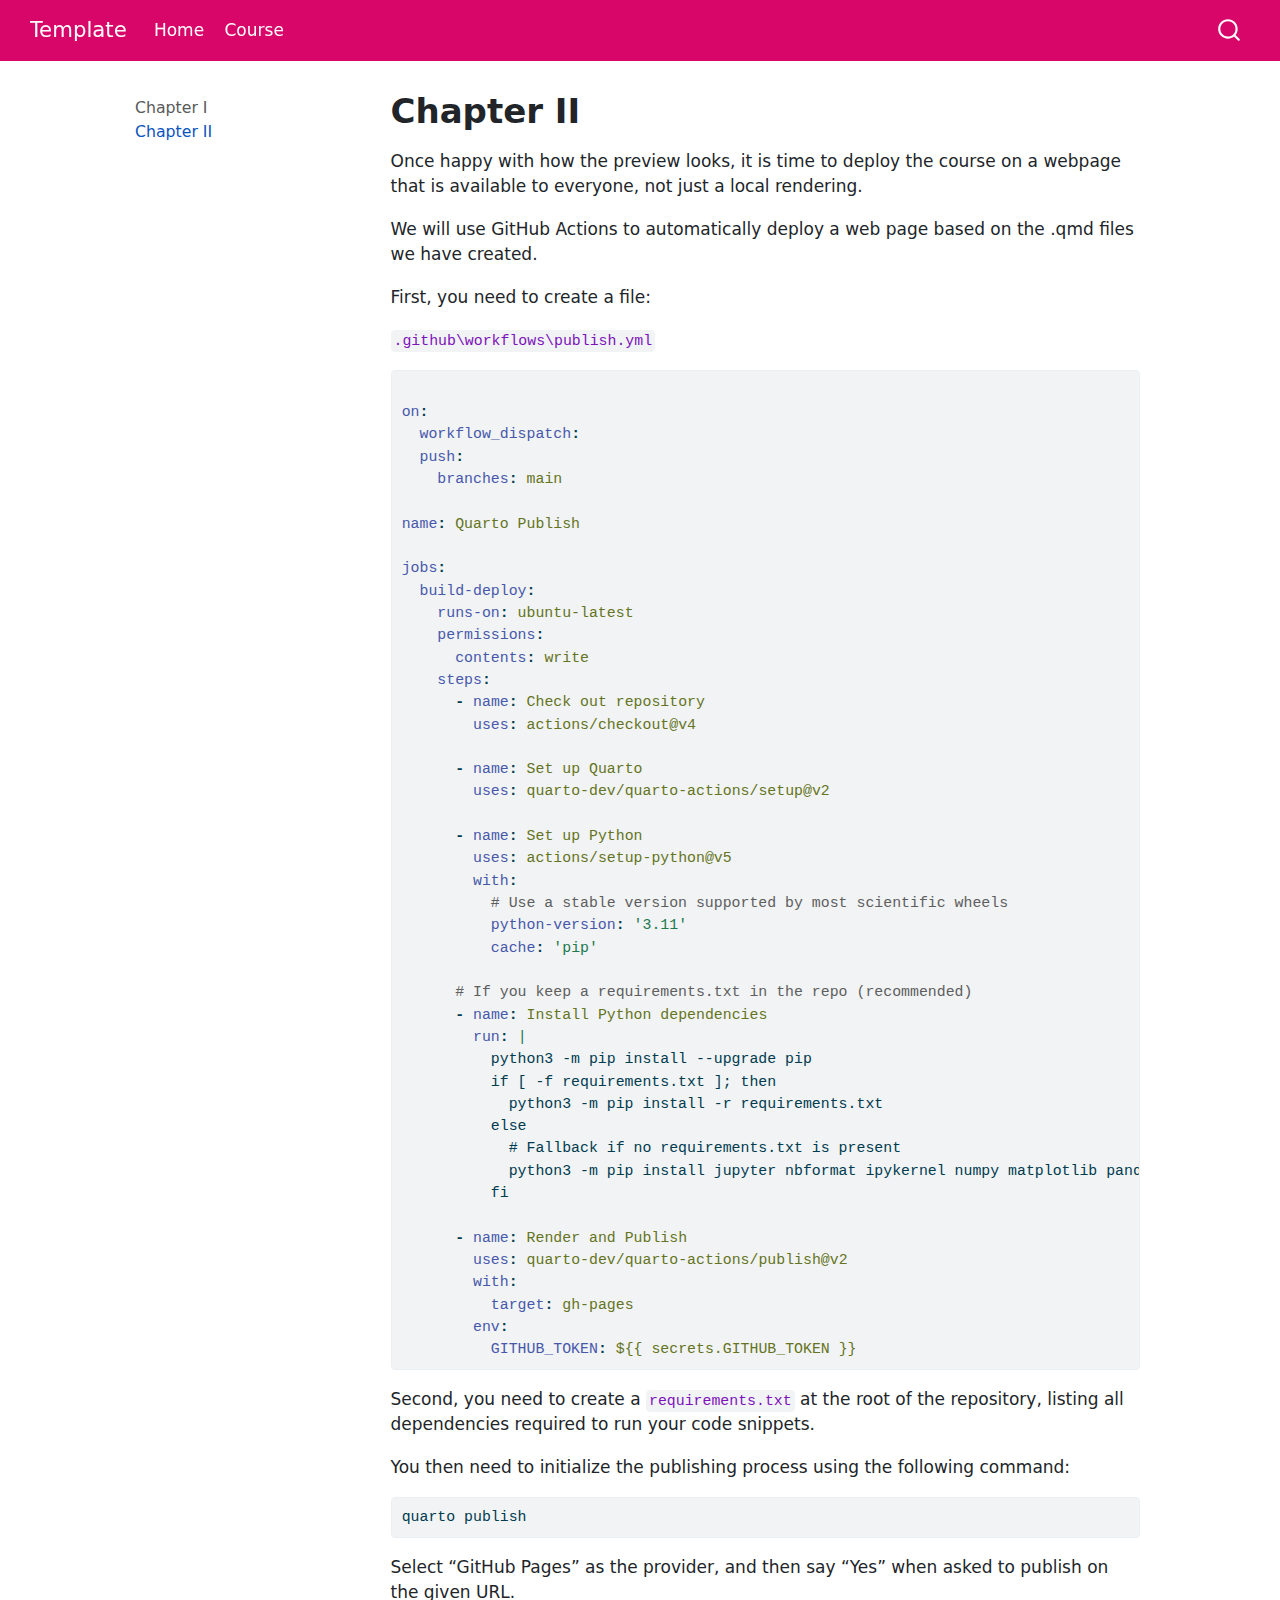
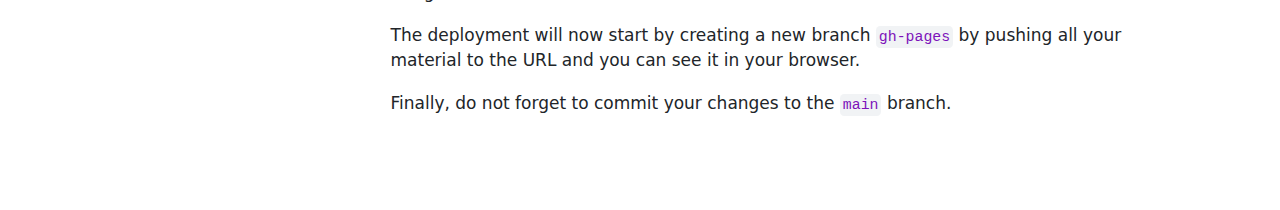
<file: course/chapter2.html>
<!DOCTYPE html>
<html xmlns="http://www.w3.org/1999/xhtml" lang="en" xml:lang="en"><head>

<meta charset="utf-8">
<meta name="generator" content="quarto-1.8.27">

<meta name="viewport" content="width=device-width, initial-scale=1.0, user-scalable=yes">


<title>Chapter II – Template</title>
<style>
code{white-space: pre-wrap;}
span.smallcaps{font-variant: small-caps;}
div.columns{display: flex; gap: min(4vw, 1.5em);}
div.column{flex: auto; overflow-x: auto;}
div.hanging-indent{margin-left: 1.5em; text-indent: -1.5em;}
ul.task-list{list-style: none;}
ul.task-list li input[type="checkbox"] {
  width: 0.8em;
  margin: 0 0.8em 0.2em -1em; /* quarto-specific, see https://github.com/quarto-dev/quarto-cli/issues/4556 */ 
  vertical-align: middle;
}
/* CSS for syntax highlighting */
html { -webkit-text-size-adjust: 100%; }
pre > code.sourceCode { white-space: pre; position: relative; }
pre > code.sourceCode > span { display: inline-block; line-height: 1.25; }
pre > code.sourceCode > span:empty { height: 1.2em; }
.sourceCode { overflow: visible; }
code.sourceCode > span { color: inherit; text-decoration: inherit; }
div.sourceCode { margin: 1em 0; }
pre.sourceCode { margin: 0; }
@media screen {
div.sourceCode { overflow: auto; }
}
@media print {
pre > code.sourceCode { white-space: pre-wrap; }
pre > code.sourceCode > span { text-indent: -5em; padding-left: 5em; }
}
pre.numberSource code
  { counter-reset: source-line 0; }
pre.numberSource code > span
  { position: relative; left: -4em; counter-increment: source-line; }
pre.numberSource code > span > a:first-child::before
  { content: counter(source-line);
    position: relative; left: -1em; text-align: right; vertical-align: baseline;
    border: none; display: inline-block;
    -webkit-touch-callout: none; -webkit-user-select: none;
    -khtml-user-select: none; -moz-user-select: none;
    -ms-user-select: none; user-select: none;
    padding: 0 4px; width: 4em;
  }
pre.numberSource { margin-left: 3em;  padding-left: 4px; }
div.sourceCode
  {   }
@media screen {
pre > code.sourceCode > span > a:first-child::before { text-decoration: underline; }
}
</style>


<script src="../site_libs/quarto-nav/quarto-nav.js"></script>
<script src="../site_libs/quarto-nav/headroom.min.js"></script>
<script src="../site_libs/clipboard/clipboard.min.js"></script>
<script src="../site_libs/quarto-search/autocomplete.umd.js"></script>
<script src="../site_libs/quarto-search/fuse.min.js"></script>
<script src="../site_libs/quarto-search/quarto-search.js"></script>
<meta name="quarto:offset" content="../">
<script src="../site_libs/quarto-html/quarto.js" type="module"></script>
<script src="../site_libs/quarto-html/tabsets/tabsets.js" type="module"></script>
<script src="../site_libs/quarto-html/axe/axe-check.js" type="module"></script>
<script src="../site_libs/quarto-html/popper.min.js"></script>
<script src="../site_libs/quarto-html/tippy.umd.min.js"></script>
<script src="../site_libs/quarto-html/anchor.min.js"></script>
<link href="../site_libs/quarto-html/tippy.css" rel="stylesheet">
<link href="../site_libs/quarto-html/quarto-syntax-highlighting-ed96de9b727972fe78a7b5d16c58bf87.css" rel="stylesheet" id="quarto-text-highlighting-styles">
<script src="../site_libs/bootstrap/bootstrap.min.js"></script>
<link href="../site_libs/bootstrap/bootstrap-icons.css" rel="stylesheet">
<link href="../site_libs/bootstrap/bootstrap-7f461802b1cccb22a0945fcac37242ed.min.css" rel="stylesheet" append-hash="true" id="quarto-bootstrap" data-mode="light">
<script id="quarto-search-options" type="application/json">{
  "location": "navbar",
  "copy-button": false,
  "collapse-after": 3,
  "panel-placement": "end",
  "type": "overlay",
  "limit": 50,
  "keyboard-shortcut": [
    "f",
    "/",
    "s"
  ],
  "show-item-context": false,
  "language": {
    "search-no-results-text": "No results",
    "search-matching-documents-text": "matching documents",
    "search-copy-link-title": "Copy link to search",
    "search-hide-matches-text": "Hide additional matches",
    "search-more-match-text": "more match in this document",
    "search-more-matches-text": "more matches in this document",
    "search-clear-button-title": "Clear",
    "search-text-placeholder": "",
    "search-detached-cancel-button-title": "Cancel",
    "search-submit-button-title": "Submit",
    "search-label": "Search"
  }
}</script>


<link rel="stylesheet" href="styles.css">
</head>

<body class="nav-sidebar floating nav-fixed fullcontent quarto-light">

<div id="quarto-search-results"></div>
  <header id="quarto-header" class="headroom fixed-top">
    <nav class="navbar navbar-expand-lg " data-bs-theme="dark">
      <div class="navbar-container container-fluid">
      <div class="navbar-brand-container mx-auto">
    <a class="navbar-brand" href="../index.html">
    <span class="navbar-title">Template</span>
    </a>
  </div>
            <div id="quarto-search" class="" title="Search"></div>
          <button class="navbar-toggler" type="button" data-bs-toggle="collapse" data-bs-target="#navbarCollapse" aria-controls="navbarCollapse" role="menu" aria-expanded="false" aria-label="Toggle navigation" onclick="if (window.quartoToggleHeadroom) { window.quartoToggleHeadroom(); }">
  <span class="navbar-toggler-icon"></span>
</button>
          <div class="collapse navbar-collapse" id="navbarCollapse">
            <ul class="navbar-nav navbar-nav-scroll me-auto">
  <li class="nav-item">
    <a class="nav-link" href="../index.html"> 
<span class="menu-text">Home</span></a>
  </li>  
  <li class="nav-item">
    <a class="nav-link active" href="../course/chapter1.html" aria-current="page"> 
<span class="menu-text">Course</span></a>
  </li>  
</ul>
          </div> <!-- /navcollapse -->
            <div class="quarto-navbar-tools">
</div>
      </div> <!-- /container-fluid -->
    </nav>
  <nav class="quarto-secondary-nav">
    <div class="container-fluid d-flex">
      <button type="button" class="quarto-btn-toggle btn" data-bs-toggle="collapse" role="button" data-bs-target=".quarto-sidebar-collapse-item" aria-controls="quarto-sidebar" aria-expanded="false" aria-label="Toggle sidebar navigation" onclick="if (window.quartoToggleHeadroom) { window.quartoToggleHeadroom(); }">
        <i class="bi bi-layout-text-sidebar-reverse"></i>
      </button>
        <nav class="quarto-page-breadcrumbs" aria-label="breadcrumb"><ol class="breadcrumb"><li class="breadcrumb-item"><a href="../course/chapter2.html">Chapter II</a></li></ol></nav>
        <a class="flex-grow-1" role="navigation" data-bs-toggle="collapse" data-bs-target=".quarto-sidebar-collapse-item" aria-controls="quarto-sidebar" aria-expanded="false" aria-label="Toggle sidebar navigation" onclick="if (window.quartoToggleHeadroom) { window.quartoToggleHeadroom(); }">      
        </a>
    </div>
  </nav>
</header>
<!-- content -->
<div id="quarto-content" class="quarto-container page-columns page-rows-contents page-layout-article page-navbar">
<!-- sidebar -->
  <nav id="quarto-sidebar" class="sidebar collapse collapse-horizontal quarto-sidebar-collapse-item sidebar-navigation floating overflow-auto">
    <div class="sidebar-menu-container"> 
    <ul class="list-unstyled mt-1">
        <li class="sidebar-item">
  <div class="sidebar-item-container"> 
  <a href="../course/chapter1.html" class="sidebar-item-text sidebar-link">
 <span class="menu-text">Chapter I</span></a>
  </div>
</li>
        <li class="sidebar-item">
  <div class="sidebar-item-container"> 
  <a href="../course/chapter2.html" class="sidebar-item-text sidebar-link active">
 <span class="menu-text">Chapter II</span></a>
  </div>
</li>
    </ul>
    </div>
</nav>
<div id="quarto-sidebar-glass" class="quarto-sidebar-collapse-item" data-bs-toggle="collapse" data-bs-target=".quarto-sidebar-collapse-item"></div>
<!-- margin-sidebar -->
    
<!-- main -->
<main class="content" id="quarto-document-content">

<header id="title-block-header" class="quarto-title-block default">
<div class="quarto-title">
<h1 class="title">Chapter II</h1>
</div>



<div class="quarto-title-meta">

    
  
    
  </div>
  


</header>


<p>Once happy with how the preview looks, it is time to deploy the course on a webpage that is available to everyone, not just a local rendering.</p>
<p>We will use GitHub Actions to automatically deploy a web page based on the .qmd files we have created.</p>
<p>First, you need to create a file:</p>
<p><code>.github\workflows\publish.yml</code></p>
<div class="code-copy-outer-scaffold"><div class="sourceCode" id="cb1"><pre class="sourceCode yaml code-with-copy"><code class="sourceCode yaml"><span id="cb1-1"><a href="#cb1-1" aria-hidden="true" tabindex="-1"></a></span>
<span id="cb1-2"><a href="#cb1-2" aria-hidden="true" tabindex="-1"></a><span class="fu">on</span><span class="kw">:</span></span>
<span id="cb1-3"><a href="#cb1-3" aria-hidden="true" tabindex="-1"></a><span class="at">  </span><span class="fu">workflow_dispatch</span><span class="kw">:</span></span>
<span id="cb1-4"><a href="#cb1-4" aria-hidden="true" tabindex="-1"></a><span class="at">  </span><span class="fu">push</span><span class="kw">:</span></span>
<span id="cb1-5"><a href="#cb1-5" aria-hidden="true" tabindex="-1"></a><span class="at">    </span><span class="fu">branches</span><span class="kw">:</span><span class="at"> main</span></span>
<span id="cb1-6"><a href="#cb1-6" aria-hidden="true" tabindex="-1"></a></span>
<span id="cb1-7"><a href="#cb1-7" aria-hidden="true" tabindex="-1"></a><span class="fu">name</span><span class="kw">:</span><span class="at"> Quarto Publish</span></span>
<span id="cb1-8"><a href="#cb1-8" aria-hidden="true" tabindex="-1"></a></span>
<span id="cb1-9"><a href="#cb1-9" aria-hidden="true" tabindex="-1"></a><span class="fu">jobs</span><span class="kw">:</span></span>
<span id="cb1-10"><a href="#cb1-10" aria-hidden="true" tabindex="-1"></a><span class="at">  </span><span class="fu">build-deploy</span><span class="kw">:</span></span>
<span id="cb1-11"><a href="#cb1-11" aria-hidden="true" tabindex="-1"></a><span class="at">    </span><span class="fu">runs-on</span><span class="kw">:</span><span class="at"> ubuntu-latest</span></span>
<span id="cb1-12"><a href="#cb1-12" aria-hidden="true" tabindex="-1"></a><span class="at">    </span><span class="fu">permissions</span><span class="kw">:</span></span>
<span id="cb1-13"><a href="#cb1-13" aria-hidden="true" tabindex="-1"></a><span class="at">      </span><span class="fu">contents</span><span class="kw">:</span><span class="at"> write</span></span>
<span id="cb1-14"><a href="#cb1-14" aria-hidden="true" tabindex="-1"></a><span class="at">    </span><span class="fu">steps</span><span class="kw">:</span></span>
<span id="cb1-15"><a href="#cb1-15" aria-hidden="true" tabindex="-1"></a><span class="at">      </span><span class="kw">-</span><span class="at"> </span><span class="fu">name</span><span class="kw">:</span><span class="at"> Check out repository</span></span>
<span id="cb1-16"><a href="#cb1-16" aria-hidden="true" tabindex="-1"></a><span class="at">        </span><span class="fu">uses</span><span class="kw">:</span><span class="at"> actions/checkout@v4</span></span>
<span id="cb1-17"><a href="#cb1-17" aria-hidden="true" tabindex="-1"></a></span>
<span id="cb1-18"><a href="#cb1-18" aria-hidden="true" tabindex="-1"></a><span class="at">      </span><span class="kw">-</span><span class="at"> </span><span class="fu">name</span><span class="kw">:</span><span class="at"> Set up Quarto</span></span>
<span id="cb1-19"><a href="#cb1-19" aria-hidden="true" tabindex="-1"></a><span class="at">        </span><span class="fu">uses</span><span class="kw">:</span><span class="at"> quarto-dev/quarto-actions/setup@v2</span></span>
<span id="cb1-20"><a href="#cb1-20" aria-hidden="true" tabindex="-1"></a></span>
<span id="cb1-21"><a href="#cb1-21" aria-hidden="true" tabindex="-1"></a><span class="at">      </span><span class="kw">-</span><span class="at"> </span><span class="fu">name</span><span class="kw">:</span><span class="at"> Set up Python</span></span>
<span id="cb1-22"><a href="#cb1-22" aria-hidden="true" tabindex="-1"></a><span class="at">        </span><span class="fu">uses</span><span class="kw">:</span><span class="at"> actions/setup-python@v5</span></span>
<span id="cb1-23"><a href="#cb1-23" aria-hidden="true" tabindex="-1"></a><span class="at">        </span><span class="fu">with</span><span class="kw">:</span></span>
<span id="cb1-24"><a href="#cb1-24" aria-hidden="true" tabindex="-1"></a><span class="co">          # Use a stable version supported by most scientific wheels</span></span>
<span id="cb1-25"><a href="#cb1-25" aria-hidden="true" tabindex="-1"></a><span class="at">          </span><span class="fu">python-version</span><span class="kw">:</span><span class="at"> </span><span class="st">'3.11'</span></span>
<span id="cb1-26"><a href="#cb1-26" aria-hidden="true" tabindex="-1"></a><span class="at">          </span><span class="fu">cache</span><span class="kw">:</span><span class="at"> </span><span class="st">'pip'</span></span>
<span id="cb1-27"><a href="#cb1-27" aria-hidden="true" tabindex="-1"></a></span>
<span id="cb1-28"><a href="#cb1-28" aria-hidden="true" tabindex="-1"></a><span class="co">      # If you keep a requirements.txt in the repo (recommended)</span></span>
<span id="cb1-29"><a href="#cb1-29" aria-hidden="true" tabindex="-1"></a><span class="at">      </span><span class="kw">-</span><span class="at"> </span><span class="fu">name</span><span class="kw">:</span><span class="at"> Install Python dependencies</span></span>
<span id="cb1-30"><a href="#cb1-30" aria-hidden="true" tabindex="-1"></a><span class="fu">        run</span><span class="kw">: </span><span class="ch">|</span></span>
<span id="cb1-31"><a href="#cb1-31" aria-hidden="true" tabindex="-1"></a>          python3 -m pip install --upgrade pip</span>
<span id="cb1-32"><a href="#cb1-32" aria-hidden="true" tabindex="-1"></a>          if [ -f requirements.txt ]; then</span>
<span id="cb1-33"><a href="#cb1-33" aria-hidden="true" tabindex="-1"></a>            python3 -m pip install -r requirements.txt</span>
<span id="cb1-34"><a href="#cb1-34" aria-hidden="true" tabindex="-1"></a>          else</span>
<span id="cb1-35"><a href="#cb1-35" aria-hidden="true" tabindex="-1"></a>            # Fallback if no requirements.txt is present</span>
<span id="cb1-36"><a href="#cb1-36" aria-hidden="true" tabindex="-1"></a>            python3 -m pip install jupyter nbformat ipykernel numpy matplotlib pandas</span>
<span id="cb1-37"><a href="#cb1-37" aria-hidden="true" tabindex="-1"></a>          fi</span>
<span id="cb1-38"><a href="#cb1-38" aria-hidden="true" tabindex="-1"></a></span>
<span id="cb1-39"><a href="#cb1-39" aria-hidden="true" tabindex="-1"></a><span class="at">      </span><span class="kw">-</span><span class="at"> </span><span class="fu">name</span><span class="kw">:</span><span class="at"> Render and Publish</span></span>
<span id="cb1-40"><a href="#cb1-40" aria-hidden="true" tabindex="-1"></a><span class="at">        </span><span class="fu">uses</span><span class="kw">:</span><span class="at"> quarto-dev/quarto-actions/publish@v2</span></span>
<span id="cb1-41"><a href="#cb1-41" aria-hidden="true" tabindex="-1"></a><span class="at">        </span><span class="fu">with</span><span class="kw">:</span></span>
<span id="cb1-42"><a href="#cb1-42" aria-hidden="true" tabindex="-1"></a><span class="at">          </span><span class="fu">target</span><span class="kw">:</span><span class="at"> gh-pages</span></span>
<span id="cb1-43"><a href="#cb1-43" aria-hidden="true" tabindex="-1"></a><span class="at">        </span><span class="fu">env</span><span class="kw">:</span></span>
<span id="cb1-44"><a href="#cb1-44" aria-hidden="true" tabindex="-1"></a><span class="at">          </span><span class="fu">GITHUB_TOKEN</span><span class="kw">:</span><span class="at"> ${{ secrets.GITHUB_TOKEN }}</span></span></code></pre></div><button title="Copy to Clipboard" class="code-copy-button"><i class="bi"></i></button></div>
<p>Second, you need to create a <code>requirements.txt</code> at the root of the repository, listing all dependencies required to run your code snippets.</p>
<p>You then need to initialize the publishing process using the following command:</p>
<div class="code-copy-outer-scaffold"><div class="sourceCode" id="cb2"><pre class="sourceCode bash code-with-copy"><code class="sourceCode bash"><span id="cb2-1"><a href="#cb2-1" aria-hidden="true" tabindex="-1"></a><span class="ex">quarto</span> publish</span></code></pre></div><button title="Copy to Clipboard" class="code-copy-button"><i class="bi"></i></button></div>
<p>Select “GitHub Pages” as the provider, and then say “Yes” when asked to publish on the given URL.</p>
<p>The deployment will now start by creating a new branch <code>gh-pages</code> by pushing all your material to the URL and you can see it in your browser.</p>
<p>Finally, do not forget to commit your changes to the <code>main</code> branch.</p>



</main> <!-- /main -->
<script id="quarto-html-after-body" type="application/javascript">
  window.document.addEventListener("DOMContentLoaded", function (event) {
    const icon = "";
    const anchorJS = new window.AnchorJS();
    anchorJS.options = {
      placement: 'right',
      icon: icon
    };
    anchorJS.add('.anchored');
    const isCodeAnnotation = (el) => {
      for (const clz of el.classList) {
        if (clz.startsWith('code-annotation-')) {                     
          return true;
        }
      }
      return false;
    }
    const onCopySuccess = function(e) {
      // button target
      const button = e.trigger;
      // don't keep focus
      button.blur();
      // flash "checked"
      button.classList.add('code-copy-button-checked');
      var currentTitle = button.getAttribute("title");
      button.setAttribute("title", "Copied!");
      let tooltip;
      if (window.bootstrap) {
        button.setAttribute("data-bs-toggle", "tooltip");
        button.setAttribute("data-bs-placement", "left");
        button.setAttribute("data-bs-title", "Copied!");
        tooltip = new bootstrap.Tooltip(button, 
          { trigger: "manual", 
            customClass: "code-copy-button-tooltip",
            offset: [0, -8]});
        tooltip.show();    
      }
      setTimeout(function() {
        if (tooltip) {
          tooltip.hide();
          button.removeAttribute("data-bs-title");
          button.removeAttribute("data-bs-toggle");
          button.removeAttribute("data-bs-placement");
        }
        button.setAttribute("title", currentTitle);
        button.classList.remove('code-copy-button-checked');
      }, 1000);
      // clear code selection
      e.clearSelection();
    }
    const getTextToCopy = function(trigger) {
      const outerScaffold = trigger.parentElement.cloneNode(true);
      const codeEl = outerScaffold.querySelector('code');
      for (const childEl of codeEl.children) {
        if (isCodeAnnotation(childEl)) {
          childEl.remove();
        }
      }
      return codeEl.innerText;
    }
    const clipboard = new window.ClipboardJS('.code-copy-button:not([data-in-quarto-modal])', {
      text: getTextToCopy
    });
    clipboard.on('success', onCopySuccess);
    if (window.document.getElementById('quarto-embedded-source-code-modal')) {
      const clipboardModal = new window.ClipboardJS('.code-copy-button[data-in-quarto-modal]', {
        text: getTextToCopy,
        container: window.document.getElementById('quarto-embedded-source-code-modal')
      });
      clipboardModal.on('success', onCopySuccess);
    }
      var localhostRegex = new RegExp(/^(?:http|https):\/\/localhost\:?[0-9]*\//);
      var mailtoRegex = new RegExp(/^mailto:/);
        var filterRegex = new RegExp("https:\/\/unige-cgeom\.github\.io\/py_course_template\/");
      var isInternal = (href) => {
          return filterRegex.test(href) || localhostRegex.test(href) || mailtoRegex.test(href);
      }
      // Inspect non-navigation links and adorn them if external
     var links = window.document.querySelectorAll('a[href]:not(.nav-link):not(.navbar-brand):not(.toc-action):not(.sidebar-link):not(.sidebar-item-toggle):not(.pagination-link):not(.no-external):not([aria-hidden]):not(.dropdown-item):not(.quarto-navigation-tool):not(.about-link)');
      for (var i=0; i<links.length; i++) {
        const link = links[i];
        if (!isInternal(link.href)) {
          // undo the damage that might have been done by quarto-nav.js in the case of
          // links that we want to consider external
          if (link.dataset.originalHref !== undefined) {
            link.href = link.dataset.originalHref;
          }
        }
      }
    function tippyHover(el, contentFn, onTriggerFn, onUntriggerFn) {
      const config = {
        allowHTML: true,
        maxWidth: 500,
        delay: 100,
        arrow: false,
        appendTo: function(el) {
            return el.parentElement;
        },
        interactive: true,
        interactiveBorder: 10,
        theme: 'quarto',
        placement: 'bottom-start',
      };
      if (contentFn) {
        config.content = contentFn;
      }
      if (onTriggerFn) {
        config.onTrigger = onTriggerFn;
      }
      if (onUntriggerFn) {
        config.onUntrigger = onUntriggerFn;
      }
      window.tippy(el, config); 
    }
    const noterefs = window.document.querySelectorAll('a[role="doc-noteref"]');
    for (var i=0; i<noterefs.length; i++) {
      const ref = noterefs[i];
      tippyHover(ref, function() {
        // use id or data attribute instead here
        let href = ref.getAttribute('data-footnote-href') || ref.getAttribute('href');
        try { href = new URL(href).hash; } catch {}
        const id = href.replace(/^#\/?/, "");
        const note = window.document.getElementById(id);
        if (note) {
          return note.innerHTML;
        } else {
          return "";
        }
      });
    }
    const xrefs = window.document.querySelectorAll('a.quarto-xref');
    const processXRef = (id, note) => {
      // Strip column container classes
      const stripColumnClz = (el) => {
        el.classList.remove("page-full", "page-columns");
        if (el.children) {
          for (const child of el.children) {
            stripColumnClz(child);
          }
        }
      }
      stripColumnClz(note)
      if (id === null || id.startsWith('sec-')) {
        // Special case sections, only their first couple elements
        const container = document.createElement("div");
        if (note.children && note.children.length > 2) {
          container.appendChild(note.children[0].cloneNode(true));
          for (let i = 1; i < note.children.length; i++) {
            const child = note.children[i];
            if (child.tagName === "P" && child.innerText === "") {
              continue;
            } else {
              container.appendChild(child.cloneNode(true));
              break;
            }
          }
          if (window.Quarto?.typesetMath) {
            window.Quarto.typesetMath(container);
          }
          return container.innerHTML
        } else {
          if (window.Quarto?.typesetMath) {
            window.Quarto.typesetMath(note);
          }
          return note.innerHTML;
        }
      } else {
        // Remove any anchor links if they are present
        const anchorLink = note.querySelector('a.anchorjs-link');
        if (anchorLink) {
          anchorLink.remove();
        }
        if (window.Quarto?.typesetMath) {
          window.Quarto.typesetMath(note);
        }
        if (note.classList.contains("callout")) {
          return note.outerHTML;
        } else {
          return note.innerHTML;
        }
      }
    }
    for (var i=0; i<xrefs.length; i++) {
      const xref = xrefs[i];
      tippyHover(xref, undefined, function(instance) {
        instance.disable();
        let url = xref.getAttribute('href');
        let hash = undefined; 
        if (url.startsWith('#')) {
          hash = url;
        } else {
          try { hash = new URL(url).hash; } catch {}
        }
        if (hash) {
          const id = hash.replace(/^#\/?/, "");
          const note = window.document.getElementById(id);
          if (note !== null) {
            try {
              const html = processXRef(id, note.cloneNode(true));
              instance.setContent(html);
            } finally {
              instance.enable();
              instance.show();
            }
          } else {
            // See if we can fetch this
            fetch(url.split('#')[0])
            .then(res => res.text())
            .then(html => {
              const parser = new DOMParser();
              const htmlDoc = parser.parseFromString(html, "text/html");
              const note = htmlDoc.getElementById(id);
              if (note !== null) {
                const html = processXRef(id, note);
                instance.setContent(html);
              } 
            }).finally(() => {
              instance.enable();
              instance.show();
            });
          }
        } else {
          // See if we can fetch a full url (with no hash to target)
          // This is a special case and we should probably do some content thinning / targeting
          fetch(url)
          .then(res => res.text())
          .then(html => {
            const parser = new DOMParser();
            const htmlDoc = parser.parseFromString(html, "text/html");
            const note = htmlDoc.querySelector('main.content');
            if (note !== null) {
              // This should only happen for chapter cross references
              // (since there is no id in the URL)
              // remove the first header
              if (note.children.length > 0 && note.children[0].tagName === "HEADER") {
                note.children[0].remove();
              }
              const html = processXRef(null, note);
              instance.setContent(html);
            } 
          }).finally(() => {
            instance.enable();
            instance.show();
          });
        }
      }, function(instance) {
      });
    }
        let selectedAnnoteEl;
        const selectorForAnnotation = ( cell, annotation) => {
          let cellAttr = 'data-code-cell="' + cell + '"';
          let lineAttr = 'data-code-annotation="' +  annotation + '"';
          const selector = 'span[' + cellAttr + '][' + lineAttr + ']';
          return selector;
        }
        const selectCodeLines = (annoteEl) => {
          const doc = window.document;
          const targetCell = annoteEl.getAttribute("data-target-cell");
          const targetAnnotation = annoteEl.getAttribute("data-target-annotation");
          const annoteSpan = window.document.querySelector(selectorForAnnotation(targetCell, targetAnnotation));
          const lines = annoteSpan.getAttribute("data-code-lines").split(",");
          const lineIds = lines.map((line) => {
            return targetCell + "-" + line;
          })
          let top = null;
          let height = null;
          let parent = null;
          if (lineIds.length > 0) {
              //compute the position of the single el (top and bottom and make a div)
              const el = window.document.getElementById(lineIds[0]);
              top = el.offsetTop;
              height = el.offsetHeight;
              parent = el.parentElement.parentElement;
            if (lineIds.length > 1) {
              const lastEl = window.document.getElementById(lineIds[lineIds.length - 1]);
              const bottom = lastEl.offsetTop + lastEl.offsetHeight;
              height = bottom - top;
            }
            if (top !== null && height !== null && parent !== null) {
              // cook up a div (if necessary) and position it 
              let div = window.document.getElementById("code-annotation-line-highlight");
              if (div === null) {
                div = window.document.createElement("div");
                div.setAttribute("id", "code-annotation-line-highlight");
                div.style.position = 'absolute';
                parent.appendChild(div);
              }
              div.style.top = top - 2 + "px";
              div.style.height = height + 4 + "px";
              div.style.left = 0;
              let gutterDiv = window.document.getElementById("code-annotation-line-highlight-gutter");
              if (gutterDiv === null) {
                gutterDiv = window.document.createElement("div");
                gutterDiv.setAttribute("id", "code-annotation-line-highlight-gutter");
                gutterDiv.style.position = 'absolute';
                const codeCell = window.document.getElementById(targetCell);
                const gutter = codeCell.querySelector('.code-annotation-gutter');
                gutter.appendChild(gutterDiv);
              }
              gutterDiv.style.top = top - 2 + "px";
              gutterDiv.style.height = height + 4 + "px";
            }
            selectedAnnoteEl = annoteEl;
          }
        };
        const unselectCodeLines = () => {
          const elementsIds = ["code-annotation-line-highlight", "code-annotation-line-highlight-gutter"];
          elementsIds.forEach((elId) => {
            const div = window.document.getElementById(elId);
            if (div) {
              div.remove();
            }
          });
          selectedAnnoteEl = undefined;
        };
          // Handle positioning of the toggle
      window.addEventListener(
        "resize",
        throttle(() => {
          elRect = undefined;
          if (selectedAnnoteEl) {
            selectCodeLines(selectedAnnoteEl);
          }
        }, 10)
      );
      function throttle(fn, ms) {
      let throttle = false;
      let timer;
        return (...args) => {
          if(!throttle) { // first call gets through
              fn.apply(this, args);
              throttle = true;
          } else { // all the others get throttled
              if(timer) clearTimeout(timer); // cancel #2
              timer = setTimeout(() => {
                fn.apply(this, args);
                timer = throttle = false;
              }, ms);
          }
        };
      }
        // Attach click handler to the DT
        const annoteDls = window.document.querySelectorAll('dt[data-target-cell]');
        for (const annoteDlNode of annoteDls) {
          annoteDlNode.addEventListener('click', (event) => {
            const clickedEl = event.target;
            if (clickedEl !== selectedAnnoteEl) {
              unselectCodeLines();
              const activeEl = window.document.querySelector('dt[data-target-cell].code-annotation-active');
              if (activeEl) {
                activeEl.classList.remove('code-annotation-active');
              }
              selectCodeLines(clickedEl);
              clickedEl.classList.add('code-annotation-active');
            } else {
              // Unselect the line
              unselectCodeLines();
              clickedEl.classList.remove('code-annotation-active');
            }
          });
        }
    const findCites = (el) => {
      const parentEl = el.parentElement;
      if (parentEl) {
        const cites = parentEl.dataset.cites;
        if (cites) {
          return {
            el,
            cites: cites.split(' ')
          };
        } else {
          return findCites(el.parentElement)
        }
      } else {
        return undefined;
      }
    };
    var bibliorefs = window.document.querySelectorAll('a[role="doc-biblioref"]');
    for (var i=0; i<bibliorefs.length; i++) {
      const ref = bibliorefs[i];
      const citeInfo = findCites(ref);
      if (citeInfo) {
        tippyHover(citeInfo.el, function() {
          var popup = window.document.createElement('div');
          citeInfo.cites.forEach(function(cite) {
            var citeDiv = window.document.createElement('div');
            citeDiv.classList.add('hanging-indent');
            citeDiv.classList.add('csl-entry');
            var biblioDiv = window.document.getElementById('ref-' + cite);
            if (biblioDiv) {
              citeDiv.innerHTML = biblioDiv.innerHTML;
            }
            popup.appendChild(citeDiv);
          });
          return popup.innerHTML;
        });
      }
    }
  });
  </script>
</div> <!-- /content -->




</body></html>
</file>
<file: site_libs/quarto-html/tippy.css>
.tippy-box[data-animation=fade][data-state=hidden]{opacity:0}[data-tippy-root]{max-width:calc(100vw - 10px)}.tippy-box{position:relative;background-color:#333;color:#fff;border-radius:4px;font-size:14px;line-height:1.4;white-space:normal;outline:0;transition-property:transform,visibility,opacity}.tippy-box[data-placement^=top]>.tippy-arrow{bottom:0}.tippy-box[data-placement^=top]>.tippy-arrow:before{bottom:-7px;left:0;border-width:8px 8px 0;border-top-color:initial;transform-origin:center top}.tippy-box[data-placement^=bottom]>.tippy-arrow{top:0}.tippy-box[data-placement^=bottom]>.tippy-arrow:before{top:-7px;left:0;border-width:0 8px 8px;border-bottom-color:initial;transform-origin:center bottom}.tippy-box[data-placement^=left]>.tippy-arrow{right:0}.tippy-box[data-placement^=left]>.tippy-arrow:before{border-width:8px 0 8px 8px;border-left-color:initial;right:-7px;transform-origin:center left}.tippy-box[data-placement^=right]>.tippy-arrow{left:0}.tippy-box[data-placement^=right]>.tippy-arrow:before{left:-7px;border-width:8px 8px 8px 0;border-right-color:initial;transform-origin:center right}.tippy-box[data-inertia][data-state=visible]{transition-timing-function:cubic-bezier(.54,1.5,.38,1.11)}.tippy-arrow{width:16px;height:16px;color:#333}.tippy-arrow:before{content:"";position:absolute;border-color:transparent;border-style:solid}.tippy-content{position:relative;padding:5px 9px;z-index:1}
</file>
<file: site_libs/quarto-html/quarto-syntax-highlighting-ed96de9b727972fe78a7b5d16c58bf87.css>
/* quarto syntax highlight colors */
:root {
  --quarto-hl-ot-color: #003B4F;
  --quarto-hl-at-color: #657422;
  --quarto-hl-ss-color: #20794D;
  --quarto-hl-an-color: #5E5E5E;
  --quarto-hl-fu-color: #4758AB;
  --quarto-hl-st-color: #20794D;
  --quarto-hl-cf-color: #003B4F;
  --quarto-hl-op-color: #5E5E5E;
  --quarto-hl-er-color: #AD0000;
  --quarto-hl-bn-color: #AD0000;
  --quarto-hl-al-color: #AD0000;
  --quarto-hl-va-color: #111111;
  --quarto-hl-bu-color: inherit;
  --quarto-hl-ex-color: inherit;
  --quarto-hl-pp-color: #AD0000;
  --quarto-hl-in-color: #5E5E5E;
  --quarto-hl-vs-color: #20794D;
  --quarto-hl-wa-color: #5E5E5E;
  --quarto-hl-do-color: #5E5E5E;
  --quarto-hl-im-color: #00769E;
  --quarto-hl-ch-color: #20794D;
  --quarto-hl-dt-color: #AD0000;
  --quarto-hl-fl-color: #AD0000;
  --quarto-hl-co-color: #5E5E5E;
  --quarto-hl-cv-color: #5E5E5E;
  --quarto-hl-cn-color: #8f5902;
  --quarto-hl-sc-color: #5E5E5E;
  --quarto-hl-dv-color: #AD0000;
  --quarto-hl-kw-color: #003B4F;
}

/* other quarto variables */
:root {
  --quarto-font-monospace: SFMono-Regular, Menlo, Monaco, Consolas, "Liberation Mono", "Courier New", monospace;
}

/* syntax highlight based on Pandoc's rules */
pre > code.sourceCode > span {
  color: #003B4F;
}

code.sourceCode > span {
  color: #003B4F;
}

div.sourceCode,
div.sourceCode pre.sourceCode {
  color: #003B4F;
}

/* Normal */
code span {
  color: #003B4F;
}

/* Alert */
code span.al {
  color: #AD0000;
  font-style: inherit;
}

/* Annotation */
code span.an {
  color: #5E5E5E;
  font-style: inherit;
}

/* Attribute */
code span.at {
  color: #657422;
  font-style: inherit;
}

/* BaseN */
code span.bn {
  color: #AD0000;
  font-style: inherit;
}

/* BuiltIn */
code span.bu {
  font-style: inherit;
}

/* ControlFlow */
code span.cf {
  color: #003B4F;
  font-weight: bold;
  font-style: inherit;
}

/* Char */
code span.ch {
  color: #20794D;
  font-style: inherit;
}

/* Constant */
code span.cn {
  color: #8f5902;
  font-style: inherit;
}

/* Comment */
code span.co {
  color: #5E5E5E;
  font-style: inherit;
}

/* CommentVar */
code span.cv {
  color: #5E5E5E;
  font-style: italic;
}

/* Documentation */
code span.do {
  color: #5E5E5E;
  font-style: italic;
}

/* DataType */
code span.dt {
  color: #AD0000;
  font-style: inherit;
}

/* DecVal */
code span.dv {
  color: #AD0000;
  font-style: inherit;
}

/* Error */
code span.er {
  color: #AD0000;
  font-style: inherit;
}

/* Extension */
code span.ex {
  font-style: inherit;
}

/* Float */
code span.fl {
  color: #AD0000;
  font-style: inherit;
}

/* Function */
code span.fu {
  color: #4758AB;
  font-style: inherit;
}

/* Import */
code span.im {
  color: #00769E;
  font-style: inherit;
}

/* Information */
code span.in {
  color: #5E5E5E;
  font-style: inherit;
}

/* Keyword */
code span.kw {
  color: #003B4F;
  font-weight: bold;
  font-style: inherit;
}

/* Operator */
code span.op {
  color: #5E5E5E;
  font-style: inherit;
}

/* Other */
code span.ot {
  color: #003B4F;
  font-style: inherit;
}

/* Preprocessor */
code span.pp {
  color: #AD0000;
  font-style: inherit;
}

/* SpecialChar */
code span.sc {
  color: #5E5E5E;
  font-style: inherit;
}

/* SpecialString */
code span.ss {
  color: #20794D;
  font-style: inherit;
}

/* String */
code span.st {
  color: #20794D;
  font-style: inherit;
}

/* Variable */
code span.va {
  color: #111111;
  font-style: inherit;
}

/* VerbatimString */
code span.vs {
  color: #20794D;
  font-style: inherit;
}

/* Warning */
code span.wa {
  color: #5E5E5E;
  font-style: italic;
}

.prevent-inlining {
  content: "</";
}

/*# sourceMappingURL=0920dd6d7437995b8cdf7429764427b1.css.map */
</file>
<file: course/styles.css>
figcaption {
  text-align: center;
}
</file>
